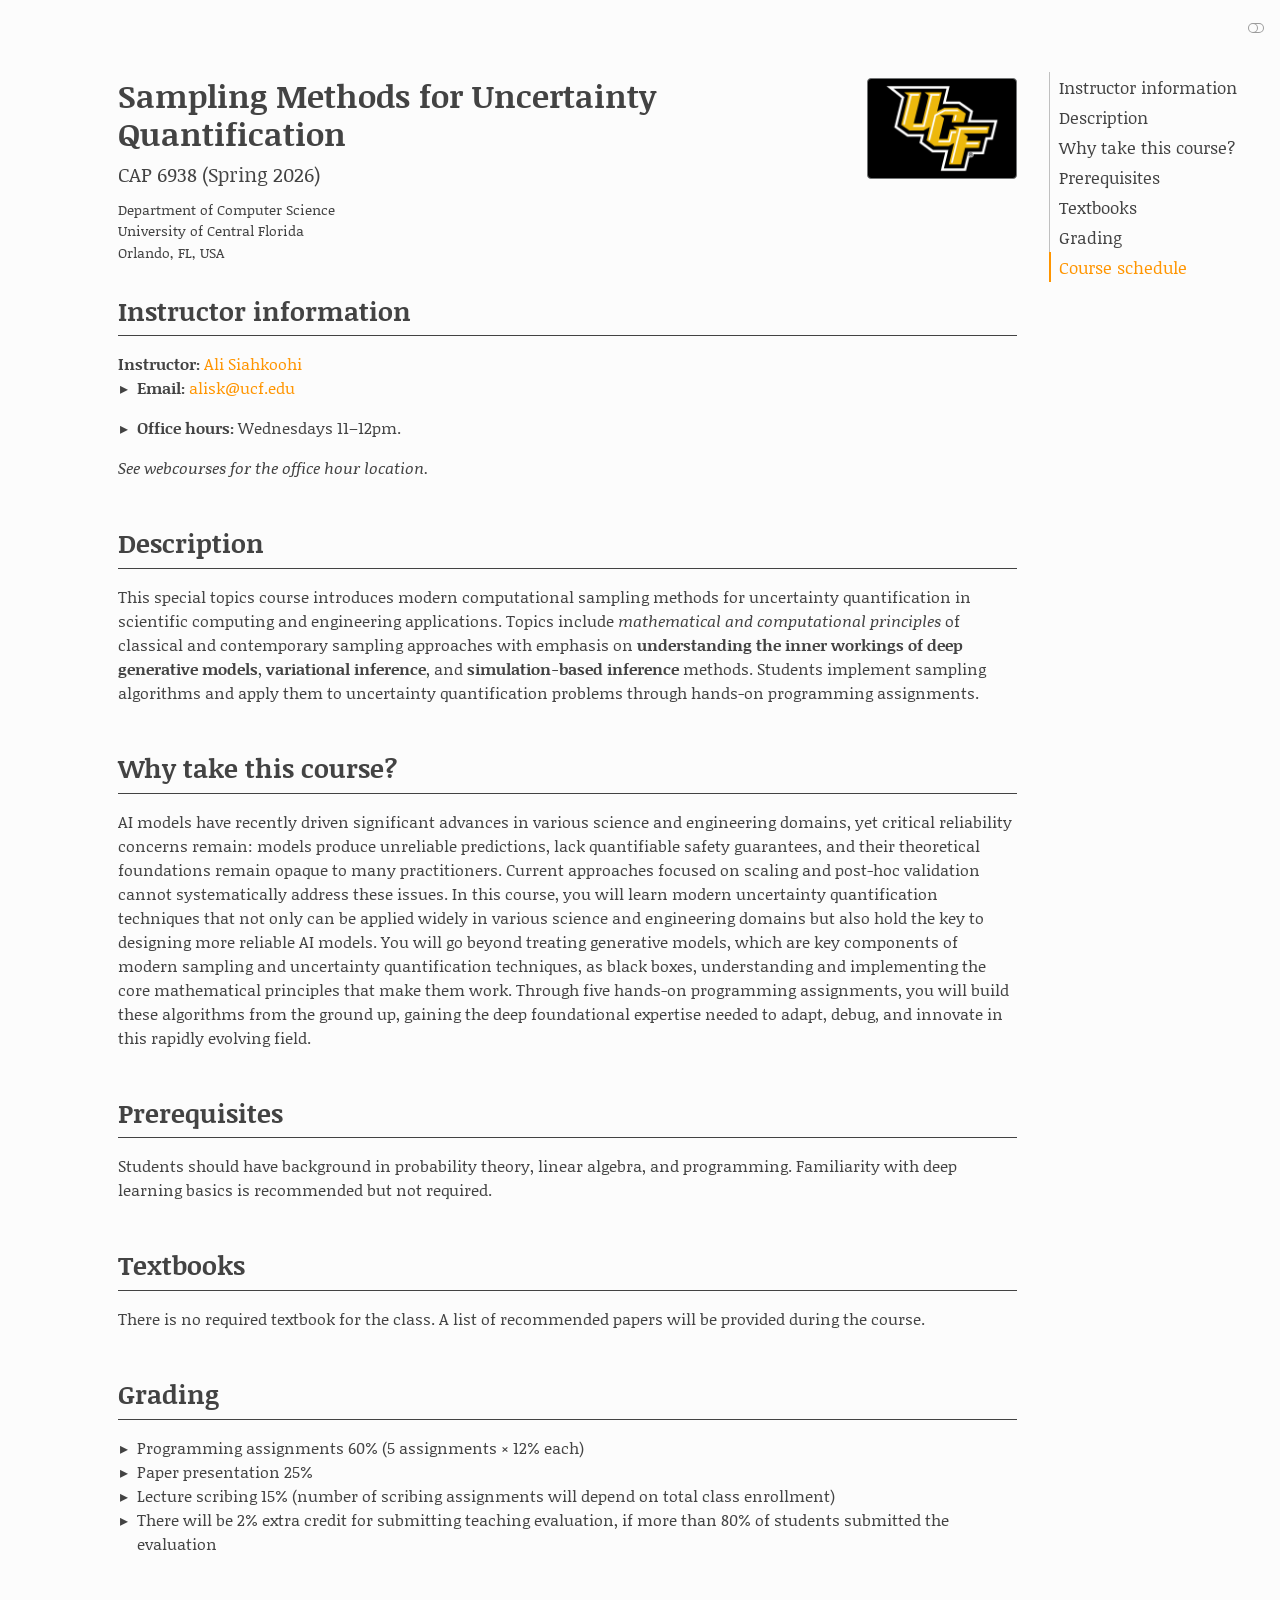
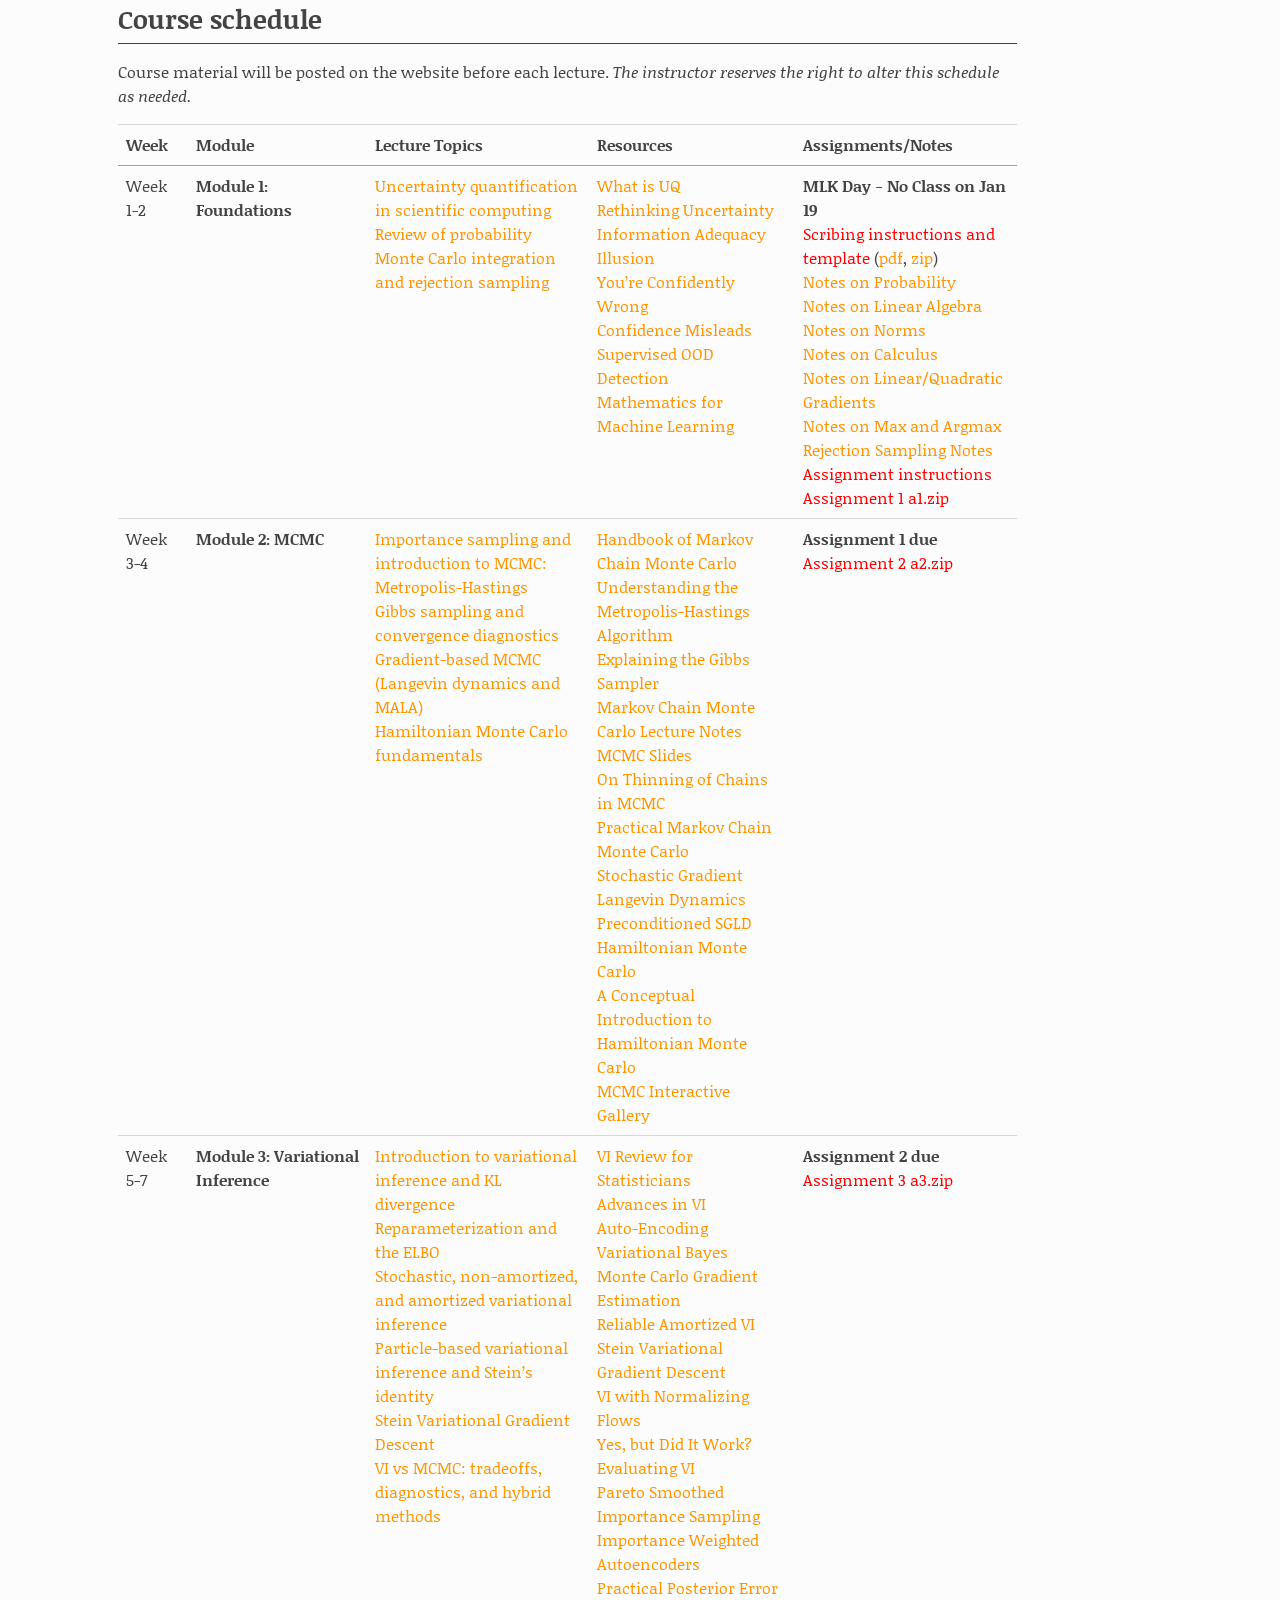
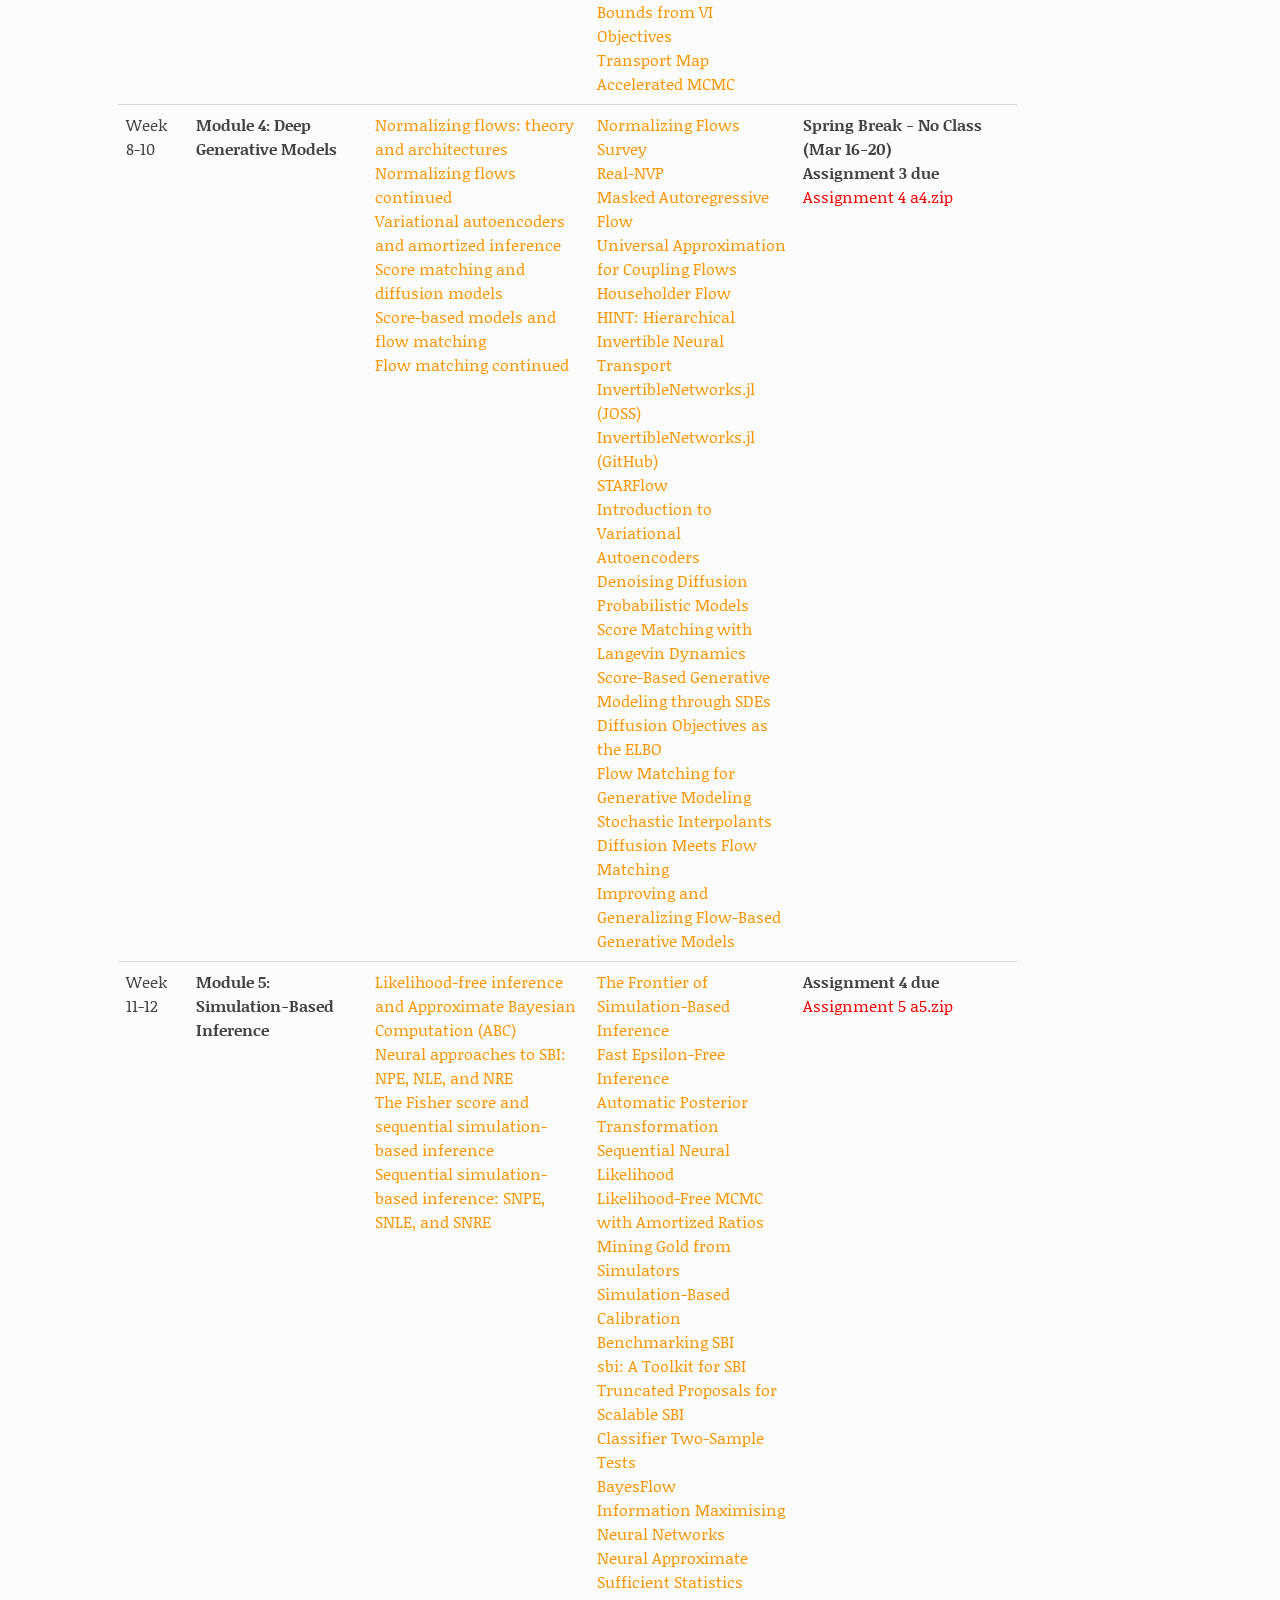
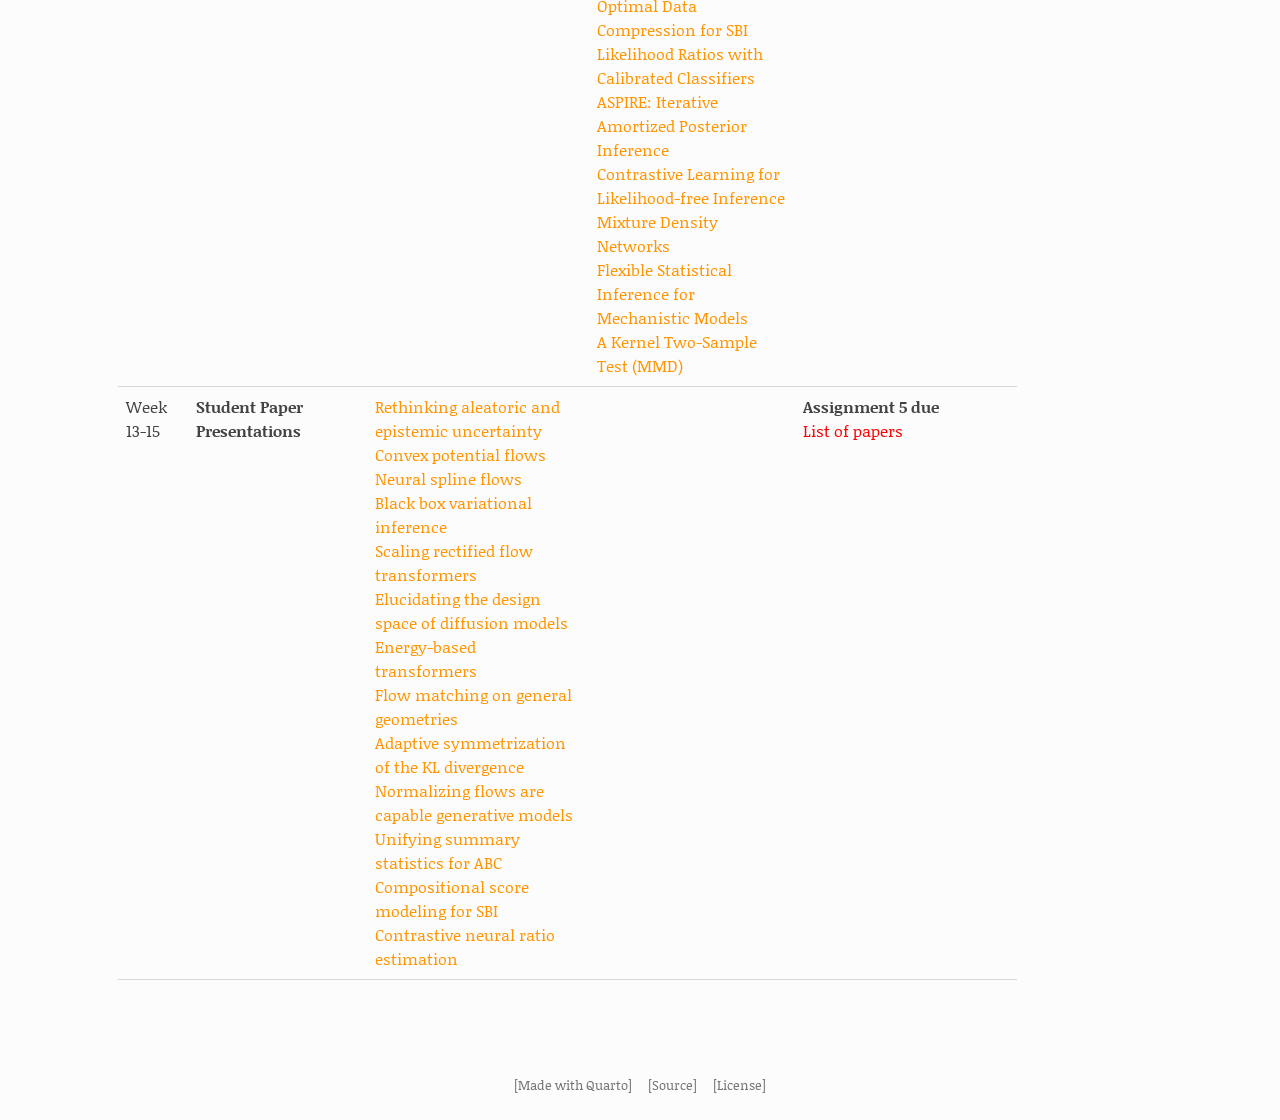
<file: index.html>
<!DOCTYPE html>
<html xmlns="http://www.w3.org/1999/xhtml" lang="en" xml:lang="en"><head>

<meta charset="utf-8">
<meta name="generator" content="quarto-1.10.18">

<meta name="viewport" content="width=device-width, initial-scale=1.0, user-scalable=yes">

<meta name="description" content="Department of Computer Science  University of Central Florida  Orlando, FL, USA ">

<title>Sampling Methods for Uncertainty Quantification – CAP 6938 (Spring 2026)</title>
<style>
/* Default styles provided by pandoc.
** See https://pandoc.org/MANUAL.html#variables-for-html for config info.
*/
span.smallcaps{font-variant: small-caps;}
div.columns{display: flex; gap: 1.5em;}
div.column{flex: auto;}
@media screen {
div.columns{gap: min(4vw, 1.5em);}
div.column{overflow-x: auto;}
}
div.hanging-indent{margin-left: 1.5em; text-indent: -1.5em;}
ul.task-list{list-style: none;}
ul.task-list li input[type="checkbox"] {
  width: 0.8em;
  margin: 0 0.8em 0.2em -1em; /* quarto-specific, see https://github.com/quarto-dev/quarto-cli/issues/4556 */ 
  vertical-align: middle;
}
</style>


<script src="site_libs/quarto-nav/quarto-nav.js"></script>
<script src="site_libs/quarto-nav/headroom.min.js"></script>
<link href="./files/UCF-LOGO-Stacked-BoldGold-square.png" rel="icon" type="image/png">
<script src="site_libs/clipboard/clipboard.min.js"></script>
<script src="site_libs/quarto-html/quarto.js" type="module"></script>
<script src="site_libs/quarto-html/tabsets/tabsets.js" type="module"></script>
<script src="site_libs/quarto-html/popper.min.js"></script>
<script src="site_libs/quarto-html/tippy.umd.min.js"></script>
<link href="site_libs/quarto-html/tippy.css" rel="stylesheet">
<link href="site_libs/quarto-html/quarto-syntax-highlighting-64a204ab8560d761af7679ceaba22944.css" rel="stylesheet" class="quarto-color-scheme" id="quarto-text-highlighting-styles">
<link href="site_libs/quarto-html/quarto-syntax-highlighting-dark-b85bc7c33db8c58e0ec93c3465666fed.css" rel="stylesheet" class="quarto-color-scheme quarto-color-alternate" id="quarto-text-highlighting-styles">
<link href="site_libs/quarto-html/quarto-syntax-highlighting-64a204ab8560d761af7679ceaba22944.css" rel="stylesheet" class="quarto-color-scheme-extra" id="quarto-text-highlighting-styles">
<script src="site_libs/bootstrap/bootstrap.min.js"></script>
<link href="site_libs/bootstrap/bootstrap-icons.css" rel="stylesheet">
<link href="site_libs/bootstrap/bootstrap-00d80d238e9dc0d0860ac1f16cd150fa.min.css" rel="stylesheet" append-hash="true" class="quarto-color-scheme" id="quarto-bootstrap" data-mode="light">
<link href="site_libs/bootstrap/bootstrap-dark-f00b12a5ef53ffea99f9d6e3f7edb2cf.min.css" rel="stylesheet" append-hash="true" class="quarto-color-scheme quarto-color-alternate" id="quarto-bootstrap" data-mode="dark">
<link href="site_libs/bootstrap/bootstrap-00d80d238e9dc0d0860ac1f16cd150fa.min.css" rel="stylesheet" append-hash="true" class="quarto-color-scheme-extra" id="quarto-bootstrap" data-mode="light">
<script id="quarto-search-options" type="application/json">{
  "language": {
    "search-no-results-text": "No results",
    "search-matching-documents-text": "matching documents",
    "search-copy-link-title": "Copy link to search",
    "search-hide-matches-text": "Hide additional matches",
    "search-more-match-text": "more match in this document",
    "search-more-matches-text": "more matches in this document",
    "search-clear-button-title": "Clear",
    "search-text-placeholder": "",
    "search-detached-cancel-button-title": "Cancel",
    "search-submit-button-title": "Submit",
    "search-label": "Search"
  }
}</script>
<script async="" src="https://www.googletagmanager.com/gtag/js?id=G-VCVVD4KWRF"></script>

<script type="text/javascript">

window.dataLayer = window.dataLayer || [];
function gtag(){dataLayer.push(arguments);}
gtag('js', new Date());
gtag('config', 'G-VCVVD4KWRF', { 'anonymize_ip': true});
</script>


<link rel="stylesheet" href="styles.css">
</head>

<body class="quarto-light"><script id="quarto-html-before-body" type="application/javascript">
    const toggleBodyColorMode = (bsSheetEl) => {
      const mode = bsSheetEl.getAttribute("data-mode");
      const bodyEl = window.document.querySelector("body");
      if (mode === "dark") {
        bodyEl.classList.add("quarto-dark");
        bodyEl.classList.remove("quarto-light");
      } else {
        bodyEl.classList.add("quarto-light");
        bodyEl.classList.remove("quarto-dark");
      }
    }
    const toggleBodyColorPrimary = () => {
      const bsSheetEl = window.document.querySelector("link#quarto-bootstrap:not([rel=disabled-stylesheet])");
      if (bsSheetEl) {
        toggleBodyColorMode(bsSheetEl);
      }
    }
    const setColorSchemeToggle = (alternate) => {
      const toggles = window.document.querySelectorAll('.quarto-color-scheme-toggle');
      for (let i=0; i < toggles.length; i++) {
        const toggle = toggles[i];
        if (toggle) {
          if (alternate) {
            toggle.classList.add("alternate");
          } else {
            toggle.classList.remove("alternate");
          }
        }
      }
    };
    const toggleColorMode = (alternate) => {
      // Switch the stylesheets
      const primaryStylesheets = window.document.querySelectorAll('link.quarto-color-scheme:not(.quarto-color-alternate)');
      const alternateStylesheets = window.document.querySelectorAll('link.quarto-color-scheme.quarto-color-alternate');
      manageTransitions('#quarto-margin-sidebar .nav-link', false);
      if (alternate) {
        // note: dark is layered on light, we don't disable primary!
        enableStylesheet(alternateStylesheets);
        for (const sheetNode of alternateStylesheets) {
          if (sheetNode.id === "quarto-bootstrap") {
            toggleBodyColorMode(sheetNode);
          }
        }
      } else {
        disableStylesheet(alternateStylesheets);
        enableStylesheet(primaryStylesheets)
        toggleBodyColorPrimary();
      }
      manageTransitions('#quarto-margin-sidebar .nav-link', true);
      // Switch the toggles
      setColorSchemeToggle(alternate)
      // Hack to workaround the fact that safari doesn't
      // properly recolor the scrollbar when toggling (#1455)
      if (navigator.userAgent.indexOf('Safari') > 0 && navigator.userAgent.indexOf('Chrome') == -1) {
        manageTransitions("body", false);
        window.scrollTo(0, 1);
        setTimeout(() => {
          window.scrollTo(0, 0);
          manageTransitions("body", true);
        }, 40);
      }
    }
    const disableStylesheet = (stylesheets) => {
      for (let i=0; i < stylesheets.length; i++) {
        const stylesheet = stylesheets[i];
        stylesheet.rel = 'disabled-stylesheet';
      }
    }
    const enableStylesheet = (stylesheets) => {
      for (let i=0; i < stylesheets.length; i++) {
        const stylesheet = stylesheets[i];
        if(stylesheet.rel !== 'stylesheet') { // for Chrome, which will still FOUC without this check
          stylesheet.rel = 'stylesheet';
        }
      }
    }
    const manageTransitions = (selector, allowTransitions) => {
      const els = window.document.querySelectorAll(selector);
      for (let i=0; i < els.length; i++) {
        const el = els[i];
        if (allowTransitions) {
          el.classList.remove('notransition');
        } else {
          el.classList.add('notransition');
        }
      }
    }
    const isFileUrl = () => {
      return window.location.protocol === 'file:';
    }
    const hasAlternateSentinel = () => {
      let styleSentinel = getColorSchemeSentinel();
      if (styleSentinel !== null) {
        return styleSentinel === "alternate";
      } else {
        return false;
      }
    }
    const setStyleSentinel = (alternate) => {
      const value = alternate ? "alternate" : "default";
      if (!isFileUrl()) {
        window.localStorage.setItem("quarto-color-scheme", value);
      } else {
        localAlternateSentinel = value;
      }
    }
    const getColorSchemeSentinel = () => {
      if (!isFileUrl()) {
        const storageValue = window.localStorage.getItem("quarto-color-scheme");
        return storageValue != null ? storageValue : localAlternateSentinel;
      } else {
        return localAlternateSentinel;
      }
    }
    const toggleGiscusIfUsed = (isAlternate, darkModeDefault) => {
      const baseTheme = document.querySelector('#giscus-base-theme')?.value ?? 'light';
      const alternateTheme = document.querySelector('#giscus-alt-theme')?.value ?? 'dark';
      let newTheme = '';
      if(authorPrefersDark) {
        newTheme = isAlternate ? baseTheme : alternateTheme;
      } else {
        newTheme = isAlternate ? alternateTheme : baseTheme;
      }
      const changeGiscusTheme = () => {
        // From: https://github.com/giscus/giscus/issues/336
        const sendMessage = (message) => {
          const iframe = document.querySelector('iframe.giscus-frame');
          if (!iframe) return;
          iframe.contentWindow.postMessage({ giscus: message }, 'https://giscus.app');
        }
        sendMessage({
          setConfig: {
            theme: newTheme
          }
        });
      }
      const isGiscussLoaded = window.document.querySelector('iframe.giscus-frame') !== null;
      if (isGiscussLoaded) {
        changeGiscusTheme();
      }
    };
    const authorPrefersDark = false;
    const darkModeDefault = authorPrefersDark;
      document.querySelector('link#quarto-text-highlighting-styles.quarto-color-scheme-extra').rel = 'disabled-stylesheet';
      document.querySelector('link#quarto-bootstrap.quarto-color-scheme-extra').rel = 'disabled-stylesheet';
    let localAlternateSentinel = darkModeDefault ? 'alternate' : 'default';
    // Dark / light mode switch
    window.quartoToggleColorScheme = () => {
      // Read the current dark / light value
      let toAlternate = !hasAlternateSentinel();
      toggleColorMode(toAlternate);
      setStyleSentinel(toAlternate);
      toggleGiscusIfUsed(toAlternate, darkModeDefault);
      window.dispatchEvent(new Event('resize'));
    };
    // Switch to dark mode if need be
    if (hasAlternateSentinel()) {
      toggleColorMode(true);
    } else {
      toggleColorMode(false);
    }
  </script>

<div id="quarto-search-results"></div>
<!-- content -->
<div id="quarto-content" class="quarto-container page-columns page-rows-contents page-layout-article">
<!-- sidebar -->
<!-- margin-sidebar -->
    <div id="quarto-margin-sidebar" class="sidebar margin-sidebar">
        <nav id="TOC" role="doc-toc" class="toc-active">
    <h2 id="toc-title"><br><br><br></h2>
   
  <ul>
  <li><a href="#instructor-information" id="toc-instructor-information" class="nav-link active" data-scroll-target="#instructor-information">Instructor information</a></li>
  <li><a href="#description" id="toc-description" class="nav-link" data-scroll-target="#description">Description</a></li>
  <li><a href="#why-take-this-course" id="toc-why-take-this-course" class="nav-link" data-scroll-target="#why-take-this-course">Why take this course?</a></li>
  <li><a href="#prerequisites" id="toc-prerequisites" class="nav-link" data-scroll-target="#prerequisites">Prerequisites</a></li>
  <li><a href="#textbooks" id="toc-textbooks" class="nav-link" data-scroll-target="#textbooks">Textbooks</a></li>
  <li><a href="#grading" id="toc-grading" class="nav-link" data-scroll-target="#grading">Grading</a></li>
  <li><a href="#course-schedule" id="toc-course-schedule" class="nav-link" data-scroll-target="#course-schedule">Course schedule</a></li>
  </ul>
</nav>
    </div>
<!-- main -->
<main class="content page-columns page-full" id="quarto-document-content">





<div class="quarto-about-solana column-body">
  <div class="about-entity">
    <div class="entity-contents">
      <header id="title-block-header" class="quarto-title-block default">
<div class="quarto-title">
<h1 class="title">Sampling Methods for Uncertainty Quantification</h1>
<p class="subtitle lead">CAP 6938 (Spring 2026)</p>
</div>
<div>
  <div class="description">
    <p>Department of Computer Science<br> University of Central Florida<br> Orlando, FL, USA<br></p>
  </div>
</div>
<div class="quarto-title-meta">
  </div>
</header> 
      <div class="about-contents"><div id="heading">
</div></div>
    </div>
    <img src="files/UCF-LOGO-Stacked-BoldGold-600x400.png" class="about-image
  rounded " style="width: 150px;">
  </div>
</div>

<section id="instructor-information" class="level2">
<h2 data-anchor-id="instructor-information">Instructor information</h2>
<dl>
<dt><strong>Instructor:</strong> <span style="font-weight: normal;"><a href="https://alisiahkoohi.github.io/">Ali Siahkoohi</a></span></dt>
<dd>
<ul>
<li><strong>Email:</strong> <a href="mailto:alisk@ucf.edu">alisk@ucf.edu</a></li>
</ul>
</dd>
</dl>
<ul>
<li><strong>Office hours:</strong> Wednesdays 11–12pm.</li>
</ul>
<p><em>See webcourses for the office hour location.</em></p>
</section>
<section id="description" class="level2">
<h2 data-anchor-id="description">Description</h2>
<p>This special topics course introduces modern computational sampling methods for uncertainty quantification in scientific computing and engineering applications. Topics include <em>mathematical and computational principles</em> of classical and contemporary sampling approaches with emphasis on <strong>understanding the inner workings of deep generative models</strong>, <strong>variational inference</strong>, and <strong>simulation-based inference</strong> methods. Students implement sampling algorithms and apply them to uncertainty quantification problems through hands-on programming assignments.</p>
</section>
<section id="why-take-this-course" class="level2">
<h2 data-anchor-id="why-take-this-course">Why take this course?</h2>
<p>AI models have recently driven significant advances in various science and engineering domains, yet critical reliability concerns remain: models produce unreliable predictions, lack quantifiable safety guarantees, and their theoretical foundations remain opaque to many practitioners. Current approaches focused on scaling and post-hoc validation cannot systematically address these issues. In this course, you will learn modern uncertainty quantification techniques that not only can be applied widely in various science and engineering domains but also hold the key to designing more reliable AI models. You will go beyond treating generative models, which are key components of modern sampling and uncertainty quantification techniques, as black boxes, understanding and implementing the core mathematical principles that make them work. Through five hands-on programming assignments, you will build these algorithms from the ground up, gaining the deep foundational expertise needed to adapt, debug, and innovate in this rapidly evolving field.</p>
</section>
<section id="prerequisites" class="level2">
<h2 data-anchor-id="prerequisites">Prerequisites</h2>
<p>Students should have background in probability theory, linear algebra, and programming. Familiarity with deep learning basics is recommended but not required.</p>
</section>
<section id="textbooks" class="level2">
<h2 data-anchor-id="textbooks">Textbooks</h2>
<p>There is no required textbook for the class. A list of recommended papers will be provided during the course.</p>
</section>
<section id="grading" class="level2">
<h2 data-anchor-id="grading">Grading</h2>
<ul>
<li>Programming assignments 60% (5 assignments × 12% each)</li>
<li>Paper presentation 25%</li>
<li>Lecture scribing 15% (number of scribing assignments will depend on total class enrollment)</li>
<li>There will be 2% extra credit for submitting teaching evaluation, if more than 80% of students submitted the evaluation</li>
</ul>
</section>
<section id="course-schedule" class="level2">
<h2 data-anchor-id="course-schedule">Course schedule</h2>
<p>Course material will be posted on the website before each lecture. <em>The instructor reserves the right to alter this schedule as needed.</em></p>
<table class="caption-top table">
<thead>
<tr class="header">
<th style="text-align: left;">Week</th>
<th style="text-align: left;">Module</th>
<th style="text-align: left;">Lecture Topics</th>
<th style="text-align: left;">Resources</th>
<th style="text-align: left;">Assignments/Notes</th>
</tr>
</thead>
<tbody>
<tr class="odd">
<td style="text-align: left;">Week 1-2</td>
<td style="text-align: left;"><strong>Module 1: Foundations</strong></td>
<td style="text-align: left;"><a href="https://www.dropbox.com/scl/fi/4tdr64wsa93iqrx3yr5zf/lecture1.pdf?rlkey=9qresf1tbl1kcohilmztcjjnt&amp;st=ij0r3y4c&amp;raw=1">Uncertainty quantification in scientific computing</a> <br><a href="https://www.dropbox.com/scl/fi/gehrl6euckzq9i07kfcfk/lecture2.pdf?rlkey=5k2njda2qi1pwjul925d8y4sq&amp;st=tc0vrkp7&amp;raw=1">Review of probability</a> <br><a href="https://www.dropbox.com/scl/fi/n7qfys3tkk4i1w3caxq2b/lecture3.pdf?rlkey=oxqzbrhrvjstyh302ffzwznhm&amp;st=rj5xzft9&amp;raw=1">Monte Carlo integration and rejection sampling</a></td>
<td style="text-align: left;"><a href="https://www.afit.edu/STAT/statcoe_files/4_0328_LazarusUQBP_2_2.pdf">What is UQ</a><br> <a href="https://arxiv.org/abs/2412.20892">Rethinking Uncertainty</a><br> <a href="https://journals.plos.org/plosone/article?id=10.1371/journal.pone.0310216">Information Adequacy Illusion</a><br> <a href="https://www.science.org/content/article/you-re-wrong-here-s-why-you-keep-insisting-you-re-right">You’re Confidently Wrong</a> <br> <a href="https://openreview.net/forum?id=UXZJ3aL8vE">Confidence Misleads Supervised OOD Detection</a> <br> <a href="https://mml-book.github.io/">Mathematics for Machine Learning</a></td>
<td style="text-align: left;"><strong>MLK Day - No Class on Jan 19</strong><br> <span style="color: red;">Scribing instructions and template</span> (<a href="https://www.dropbox.com/scl/fi/0ykpogwyq09ewp95k8fp5/scribing-template.pdf?rlkey=4169johck84zl5ldmeov84o8w&amp;st=x55yyqw2&amp;raw=1">pdf</a>, <a href="https://www.dropbox.com/scl/fi/7o5o8voc2rd67yw82dloy/scribing-template.zip?rlkey=2zcbslmnxbyf51l7h3utyrd1q&amp;st=encdzfzx&amp;raw=1">zip</a>)<br> <a href="https://www.cs.ubc.ca/~schmidtm/Courses/Notes/probability.pdf">Notes on Probability</a><br> <a href="https://www.cs.ubc.ca/~schmidtm/Documents/2009_Notes_LinearAlgebra.pdf">Notes on Linear Algebra</a><br> <a href="https://www.cs.ubc.ca/~schmidtm/Courses/Notes/norms.pdf">Notes on Norms</a><br> <a href="https://www.cs.ubc.ca/~schmidtm/Courses/Notes/calculus.pdf">Notes on Calculus</a><br> <a href="https://www.cs.ubc.ca/~schmidtm/Courses/Notes/linearQuadraticGradients.pdf">Notes on Linear/Quadratic Gradients</a><br> <a href="https://www.cs.ubc.ca/~schmidtm/Courses/Notes/max.pdf">Notes on Max and Argmax</a><br> <a href="https://www.dropbox.com/scl/fi/znnoav6f4wnt09p8ncp3j/Rejection-Sampling-Notes.pdf?rlkey=h7hqvwa4s115c6jfqdy1bwn31&amp;st=14h22nqh&amp;raw=1">Rejection Sampling Notes</a><br> <a href="https://www.dropbox.com/scl/fi/6krrj338bys5rl86mwk91/submission_instructions.pdf?rlkey=mc0kggwgo42nppxrhju7nsbnw&amp;st=50msig18&amp;raw=1"><span style="color: red;">Assignment instructions</span></a><br> <a href="https://www.dropbox.com/scl/fi/gwgyckhy2m8dmb2h7egol/a1.pdf?rlkey=yavc7aey1l7h6k9vapuluk1n9&amp;st=2zq5m8oq&amp;raw=1"><span style="color: red;">Assignment 1</span></a> <a href="https://www.dropbox.com/scl/fi/6wqa83t2ffyzl57ta5xdh/a1.zip?rlkey=a0lx63cey8z1rkafehgcfp5t0&amp;st=3sddtv45&amp;raw=1"><span style="color: red;">a1.zip</span></a></td>
</tr>
<tr class="even">
<td style="text-align: left;">Week 3-4</td>
<td style="text-align: left;"><strong>Module 2: MCMC</strong></td>
<td style="text-align: left;"><a href="https://www.dropbox.com/scl/fi/dzskxdiws5e1007nodvor/lecture4.pdf?rlkey=1x0fjzx1y07jy763frmnfafax&amp;st=nwa42ov7&amp;raw=1">Importance sampling and introduction to MCMC: Metropolis-Hastings</a><br> <a href="https://www.dropbox.com/scl/fi/c0f1h2xwsxukbwnrbmpi4/lecture5.pdf?rlkey=0qh40cfjxcykj5kuuh6b7hlan&amp;st=altfd3ik&amp;raw=1">Gibbs sampling and convergence diagnostics</a><br> <a href="https://www.dropbox.com/scl/fi/0w5y8bkkuux0kxpfk1wh4/lecture6.pdf?rlkey=pvc05p3ixyb1ft9jz6ng6dkzh&amp;st=b8pqn5qa&amp;raw=1">Gradient-based MCMC (Langevin dynamics and MALA)</a> <br> <a href="https://www.dropbox.com/scl/fi/xloyxptrgy1btxvl8j5gn/lecture7.pdf?rlkey=b65vh5spsahhcoie9e2wm4ort&amp;raw=1">Hamiltonian Monte Carlo fundamentals</a></td>
<td style="text-align: left;"><a href="https://www.taylorfrancis.com/books/edit/10.1201/b10905/handbook-markov-chain-monte-carlo-galin-jones-xiao-li-meng-andrew-gelman-steve-brooks">Handbook of Markov Chain Monte Carlo</a><br> <a href="https://www.tandfonline.com/doi/abs/10.1080/00031305.1995.10476177">Understanding the Metropolis-Hastings Algorithm</a><br> <a href="https://www.tandfonline.com/doi/abs/10.1080/00031305.1992.10475878">Explaining the Gibbs Sampler</a><br> <a href="http://www.stat.umn.edu/geyer/f05/8931/n1998.pdf">Markov Chain Monte Carlo Lecture Notes</a><br> <a href="https://homepages.inf.ed.ac.uk/imurray2/teaching/09mlss/slides.pdf">MCMC Slides</a><br> <a href="https://besjournals.onlinelibrary.wiley.com/doi/10.1111/j.2041-210X.2011.00131.x">On Thinning of Chains in MCMC</a><br> <a href="https://projecteuclid.org/journals/statistical-science/volume-7/issue-4/Practical-Markov-Chain-Monte-Carlo/10.1214/ss/1177011137.full">Practical Markov Chain Monte Carlo</a><br> <a href="https://www.stats.ox.ac.uk/~teh/research/compstats/WelTeh2011a.pdf">Stochastic Gradient Langevin Dynamics</a> <br> <a href="https://aaai.org/papers/10200-preconditioned-stochastic-gradient-langevin-dynamics-for-deep-neural-networks/">Preconditioned SGLD</a> <br> <a href="https://andrewjholbrook.github.io/slides/HMC_Lecture.pdf">Hamiltonian Monte Carlo</a><br> <a href="https://arxiv.org/abs/1701.02434">A Conceptual Introduction to Hamiltonian Monte Carlo</a> <br> <a href="https://chi-feng.github.io/mcmc-demo/app.html">MCMC Interactive Gallery</a></td>
<td style="text-align: left;"><strong>Assignment 1 due</strong> <br> <a href="https://www.dropbox.com/scl/fi/lpihnntr172j4ewoogghf/a2.pdf?rlkey=lnp3rtjy6i6lw58u6fy4ssm5g&amp;st=h7h11wgo&amp;raw=1"><span style="color: red;">Assignment 2</span></a> <a href="https://www.dropbox.com/scl/fi/nahpz1sv6r7yj9t48qnwd/a2.zip?rlkey=m39ltcbclfy9kh0jl4wh9y3rd&amp;st=4bbldyik&amp;raw=1"><span style="color: red;">a2.zip</span></a></td>
</tr>
<tr class="odd">
<td style="text-align: left;">Week 5-7</td>
<td style="text-align: left;"><strong>Module 3: Variational Inference</strong></td>
<td style="text-align: left;"><a href="https://www.dropbox.com/scl/fi/nitvzak4uib8ac2hchcic/lecture8.pdf?rlkey=tl4qu3evmynjcikfojpmrmkdj&amp;raw=1">Introduction to variational inference and KL divergence</a><br><a href="https://www.dropbox.com/scl/fi/j0m2ch67zqq51jvin41y7/lecture9.pdf?rlkey=2xcp4w6p0eagg6wcuom1bo3cg&amp;raw=1">Reparameterization and the ELBO</a><br><a href="https://www.dropbox.com/scl/fi/yjl8e8z7n8gkrdfhixpb5/lecture10.pdf?rlkey=crnfpnin5pp5502ozt7l08jv2&amp;raw=1">Stochastic, non-amortized, and amortized variational inference</a><br><a href="https://www.dropbox.com/scl/fi/v2bi9ouscmz3vwzlnvh83/lecture11.pdf?rlkey=54zs4k25nte5nw355tvbbgyja&amp;raw=1">Particle-based variational inference and Stein’s identity</a><br><a href="https://www.dropbox.com/scl/fi/7aqhcl7xmbqo71syf481i/lecture12.pdf?rlkey=9vs1e6h9jivsx47u7r73rq2iv&amp;raw=1">Stein Variational Gradient Descent</a><br><a href="https://www.dropbox.com/scl/fi/sx681ywj1tpbf60kf4da5/lecture13.pdf?rlkey=596ss3yt04abghvq2l6m6zprq&amp;raw=1">VI vs MCMC: tradeoffs, diagnostics, and hybrid methods</a></td>
<td style="text-align: left;"><a href="https://arxiv.org/abs/1601.00670">VI Review for Statisticians</a><br> <a href="https://arxiv.org/abs/1711.05597">Advances in VI</a><br> <a href="https://arxiv.org/abs/1312.6114">Auto-Encoding Variational Bayes</a><br> <a href="https://arxiv.org/abs/1906.10652">Monte Carlo Gradient Estimation</a><br> <a href="https://arxiv.org/abs/2207.11640">Reliable Amortized VI</a><br> <a href="https://arxiv.org/abs/1608.04471">Stein Variational Gradient Descent</a><br> <a href="https://arxiv.org/abs/1505.05770">VI with Normalizing Flows</a><br> <a href="https://arxiv.org/abs/1802.02538">Yes, but Did It Work? Evaluating VI</a><br> <a href="https://arxiv.org/abs/1507.02646">Pareto Smoothed Importance Sampling</a><br> <a href="https://arxiv.org/abs/1509.00519">Importance Weighted Autoencoders</a><br> <a href="https://arxiv.org/abs/1910.04102">Practical Posterior Error Bounds from VI Objectives</a><br> <a href="https://epubs.siam.org/doi/10.1137/17M1134640">Transport Map Accelerated MCMC</a></td>
<td style="text-align: left;"><strong>Assignment 2 due</strong><br><a href="https://www.dropbox.com/scl/fi/oionjjchna515yw8dvu0o/a3.pdf?rlkey=8bonys2lis0juk2l99lrlkary&amp;raw=1"><span style="color: red;">Assignment 3</span></a> <a href="https://www.dropbox.com/scl/fi/gwh40yo2fpoobjo0wipkc/a3.zip?rlkey=ktdt3bait2zz6id43rftix0r4&amp;raw=1"><span style="color: red;">a3.zip</span></a></td>
</tr>
<tr class="even">
<td style="text-align: left;">Week 8-10</td>
<td style="text-align: left;"><strong>Module 4: Deep Generative Models</strong></td>
<td style="text-align: left;"><a href="https://www.dropbox.com/scl/fi/l7t4mwxt9e9p819kgmydh/lecture14.pdf?rlkey=7eyaskzw5anjiq01mapay1vw1&amp;raw=1">Normalizing flows: theory and architectures</a><br><a href="https://www.dropbox.com/scl/fi/l9sjfjnrn2ycc4y7832nj/lecture15.pdf?rlkey=elynco6dfx2esoh3z5sryi9zo&amp;raw=1">Normalizing flows continued</a><br><a href="https://www.dropbox.com/scl/fi/wqzezk964oxzitugrq0lo/lecture16.pdf?rlkey=pf5021am7k5s2x9zp00tcmcb9&amp;raw=1">Variational autoencoders and amortized inference</a><br><a href="https://www.dropbox.com/scl/fi/eyf6jxwt2qul3ci6kse4w/lecture17.pdf?rlkey=hucf65dveqoi9xp89cqwsnmbc&amp;raw=1">Score matching and diffusion models</a><br><a href="https://www.dropbox.com/scl/fi/k7pb33x8d9898nnhz9ryk/lecture18.pdf?rlkey=0356aleit1kqohjmsjddmtuct&amp;raw=1">Score-based models and flow matching</a><br><a href="https://www.dropbox.com/scl/fi/uesa72cddp4jfq13zcspu/lecture19.pdf?rlkey=8fi9aw91avrycyhduizazyr4d&amp;raw=1">Flow matching continued</a></td>
<td style="text-align: left;"><a href="https://arxiv.org/abs/1912.02762">Normalizing Flows Survey</a><br> <a href="https://arxiv.org/abs/1605.08803">Real-NVP</a><br> <a href="https://arxiv.org/abs/1705.07057">Masked Autoregressive Flow</a><br> <a href="https://arxiv.org/abs/2006.11469">Universal Approximation for Coupling Flows</a><br> <a href="https://arxiv.org/abs/1611.09630">Householder Flow</a><br> <a href="https://arxiv.org/abs/1905.10687">HINT: Hierarchical Invertible Neural Transport</a><br> <a href="https://doi.org/10.21105/joss.06554">InvertibleNetworks.jl (JOSS)</a><br> <a href="https://github.com/slimgroup/InvertibleNetworks.jl">InvertibleNetworks.jl (GitHub)</a><br> <a href="https://neurips.cc/virtual/2025/loc/san-diego/poster/120027">STARFlow</a><br> <a href="https://arxiv.org/abs/1906.02691">Introduction to Variational Autoencoders</a><br> <a href="https://arxiv.org/abs/2006.11239">Denoising Diffusion Probabilistic Models</a><br> <a href="https://arxiv.org/abs/1907.05600">Score Matching with Langevin Dynamics</a><br> <a href="https://arxiv.org/abs/2011.13456">Score-Based Generative Modeling through SDEs</a><br> <a href="https://arxiv.org/abs/2303.00848">Diffusion Objectives as the ELBO</a><br> <a href="https://arxiv.org/abs/2210.02747">Flow Matching for Generative Modeling</a><br> <a href="https://arxiv.org/abs/2303.08797">Stochastic Interpolants</a><br> <a href="https://diffusionflow.github.io/">Diffusion Meets Flow Matching</a><br> <a href="https://openreview.net/forum?id=kVz9uvqUna">Improving and Generalizing Flow-Based Generative Models</a></td>
<td style="text-align: left;"><strong>Spring Break - No Class (Mar 16-20)</strong><br><strong>Assignment 3 due</strong><br><a href="https://www.dropbox.com/scl/fi/9nhhsb6660fdt32jbp4l6/a4.pdf?rlkey=6jalez6zqlms5wtjuointgxup&amp;raw=1"><span style="color: red;">Assignment 4</span></a> <a href="https://www.dropbox.com/scl/fi/n6cuf2c5z759ofq2nz9kf/a4.zip?rlkey=rwvwaid4jpf69hau2b3wgg4dt&amp;raw=1"><span style="color: red;">a4.zip</span></a></td>
</tr>
<tr class="odd">
<td style="text-align: left;">Week 11-12</td>
<td style="text-align: left;"><strong>Module 5: Simulation-Based Inference</strong></td>
<td style="text-align: left;"><a href="https://www.dropbox.com/scl/fi/vgug0ozc88pyvw78xciiw/lecture20.pdf?rlkey=iaft3vix63m8wuwvckca89vr8&amp;raw=1">Likelihood-free inference and Approximate Bayesian Computation (ABC)</a><br><a href="https://www.dropbox.com/scl/fi/x9ni72l4yoh59mfe2upn3/lecture21.pdf?rlkey=47s50srsrnoi8r89mnfkfjera&amp;raw=1">Neural approaches to SBI: NPE, NLE, and NRE</a><br><a href="https://www.dropbox.com/scl/fi/u9qcpa48a88f55fxbqylr/lecture22.pdf?rlkey=scm1qkmt43rj6ncpop3v33qnb&amp;raw=1">The Fisher score and sequential simulation-based inference</a><br><a href="https://www.dropbox.com/scl/fi/6stmx3ak0ea9gpylkxgf5/lecture23.pdf?rlkey=f16x90pw0q2j3ep1erz7acrfr&amp;raw=1">Sequential simulation-based inference: SNPE, SNLE, and SNRE</a></td>
<td style="text-align: left;"><a href="https://arxiv.org/abs/1911.01429">The Frontier of Simulation-Based Inference</a><br> <a href="https://arxiv.org/abs/1605.06376">Fast Epsilon-Free Inference</a><br> <a href="https://arxiv.org/abs/1905.07488">Automatic Posterior Transformation</a><br> <a href="https://arxiv.org/abs/1805.07226">Sequential Neural Likelihood</a><br> <a href="https://arxiv.org/abs/1903.04057">Likelihood-Free MCMC with Amortized Ratios</a><br> <a href="https://arxiv.org/abs/1805.12244">Mining Gold from Simulators</a><br> <a href="https://arxiv.org/abs/1804.06788">Simulation-Based Calibration</a><br> <a href="https://arxiv.org/abs/2101.04653">Benchmarking SBI</a><br> <a href="https://arxiv.org/abs/2007.09114">sbi: A Toolkit for SBI</a><br> <a href="https://arxiv.org/abs/2210.04815">Truncated Proposals for Scalable SBI</a><br> <a href="https://arxiv.org/abs/1610.06545">Classifier Two-Sample Tests</a><br> <a href="https://arxiv.org/abs/2003.06281">BayesFlow</a><br> <a href="https://arxiv.org/abs/1802.03537">Information Maximising Neural Networks</a><br> <a href="https://openreview.net/forum?id=SRDuJssQud">Neural Approximate Sufficient Statistics</a><br> <a href="https://arxiv.org/abs/1801.01497">Optimal Data Compression for SBI</a><br> <a href="https://arxiv.org/abs/1506.02169">Likelihood Ratios with Calibrated Classifiers</a><br> <a href="https://arxiv.org/abs/2405.05398">ASPIRE: Iterative Amortized Posterior Inference</a><br> <a href="https://arxiv.org/abs/2002.03712">Contrastive Learning for Likelihood-free Inference</a><br> <a href="https://publications.aston.ac.uk/id/eprint/373/1/NCRG_94_004.pdf">Mixture Density Networks</a><br> <a href="https://arxiv.org/abs/1711.01861">Flexible Statistical Inference for Mechanistic Models</a><br> <a href="https://jmlr.org/papers/v13/gretton12a.html">A Kernel Two-Sample Test (MMD)</a></td>
<td style="text-align: left;"><strong>Assignment 4 due</strong><br><a href="https://www.dropbox.com/scl/fi/gzcgt9d94inrpm4wfeu4w/a5.pdf?rlkey=51iskvxvtbcpxl5ikh3zjzbw9&amp;raw=1"><span style="color: red;">Assignment 5</span></a> <a href="https://www.dropbox.com/scl/fi/p1w235k47jk1cp87aeph4/a5.zip?rlkey=89w6gv3521jedv9rl5cfve0zy&amp;raw=1"><span style="color: red;">a5.zip</span></a></td>
</tr>
<tr class="even">
<td style="text-align: left;">Week 13-15</td>
<td style="text-align: left;"><strong>Student Paper Presentations</strong></td>
<td style="text-align: left;"><a href="https://arxiv.org/abs/2412.20892">Rethinking aleatoric and epistemic uncertainty</a><br><a href="https://arxiv.org/abs/2012.05942">Convex potential flows</a><br><a href="https://arxiv.org/abs/1906.04032">Neural spline flows</a><br><a href="https://arxiv.org/abs/1401.0118">Black box variational inference</a><br><a href="https://arxiv.org/abs/2403.03206">Scaling rectified flow transformers</a><br><a href="https://arxiv.org/abs/2206.00364">Elucidating the design space of diffusion models</a><br><a href="https://arxiv.org/abs/2507.02092">Energy-based transformers</a><br><a href="https://arxiv.org/abs/2302.03660">Flow matching on general geometries</a><br><a href="https://arxiv.org/abs/2511.11159">Adaptive symmetrization of the KL divergence</a><br><a href="https://openreview.net/forum?id=2uheUFcFsM">Normalizing flows are capable generative models</a><br><a href="https://link.springer.com/article/10.1007/s11222-025-10808-2">Unifying summary statistics for ABC</a><br><a href="https://arxiv.org/abs/2209.14249">Compositional score modeling for SBI</a><br><a href="https://arxiv.org/abs/2210.06170">Contrastive neural ratio estimation</a></td>
<td style="text-align: left;"></td>
<td style="text-align: left;"><strong>Assignment 5 due</strong><br><a href="./schedule/paper-presentations.html"><span style="color: red;">List of papers</span></a></td>
</tr>
</tbody>
</table>



</section>

</main> <!-- /main -->
<script id="quarto-html-after-body" type="application/javascript">
  window.document.addEventListener("DOMContentLoaded", function (event) {
    // Ensure there is a toggle, if there isn't float one in the top right
    if (window.document.querySelector('.quarto-color-scheme-toggle') === null) {
      const a = window.document.createElement('a');
      a.classList.add('top-right');
      a.classList.add('quarto-color-scheme-toggle');
      a.href = "";
      a.onclick = function() { try { window.quartoToggleColorScheme(); } catch {} return false; };
      const i = window.document.createElement("i");
      i.classList.add('bi');
      a.appendChild(i);
      window.document.body.appendChild(a);
    }
    setColorSchemeToggle(hasAlternateSentinel())
    const isCodeAnnotation = (el) => {
      for (const clz of el.classList) {
        if (clz.startsWith('code-annotation-')) {                     
          return true;
        }
      }
      return false;
    }
    const onCopySuccess = function(e) {
      // button target
      const button = e.trigger;
      // don't keep focus
      button.blur();
      // flash "checked"
      button.classList.add('code-copy-button-checked');
      var currentTitle = button.getAttribute("title");
      button.setAttribute("title", "Copied!");
      let tooltip;
      if (window.bootstrap) {
        button.setAttribute("data-bs-toggle", "tooltip");
        button.setAttribute("data-bs-placement", "left");
        button.setAttribute("data-bs-title", "Copied!");
        tooltip = new bootstrap.Tooltip(button, 
          { trigger: "manual", 
            customClass: "code-copy-button-tooltip",
            offset: [0, -8]});
        tooltip.show();    
      }
      setTimeout(function() {
        if (tooltip) {
          tooltip.hide();
          button.removeAttribute("data-bs-title");
          button.removeAttribute("data-bs-toggle");
          button.removeAttribute("data-bs-placement");
        }
        button.setAttribute("title", currentTitle);
        button.classList.remove('code-copy-button-checked');
      }, 1000);
      // clear code selection
      e.clearSelection();
    }
    const getTextToCopy = function(trigger) {
      const outerScaffold = trigger.parentElement.cloneNode(true);
      const codeEl = outerScaffold.querySelector('code');
      for (const childEl of codeEl.children) {
        if (isCodeAnnotation(childEl)) {
          childEl.remove();
        }
      }
      return codeEl.innerText;
    }
    const clipboard = new window.ClipboardJS('.code-copy-button:not([data-in-quarto-modal])', {
      text: getTextToCopy
    });
    clipboard.on('success', onCopySuccess);
    if (window.document.getElementById('quarto-embedded-source-code-modal')) {
      const clipboardModal = new window.ClipboardJS('.code-copy-button[data-in-quarto-modal]', {
        text: getTextToCopy,
        container: window.document.getElementById('quarto-embedded-source-code-modal')
      });
      clipboardModal.on('success', onCopySuccess);
    }
      var localhostRegex = new RegExp(/^(?:http|https):\/\/localhost\:?[0-9]*\//);
      var mailtoRegex = new RegExp(/^mailto:/);
        var filterRegex = new RegExp("https:\/\/luqigroup\.github\.io\/cap-6938-spring-2026\/");
      var isInternal = (href) => {
          return filterRegex.test(href) || localhostRegex.test(href) || mailtoRegex.test(href);
      }
      // Inspect non-navigation links and adorn them if external
     var links = window.document.querySelectorAll('a[href]:not(.nav-link):not(.navbar-brand):not(.toc-action):not(.sidebar-link):not(.sidebar-item-toggle):not(.pagination-link):not(.no-external):not([aria-hidden]):not(.dropdown-item):not(.quarto-navigation-tool):not(.about-link)');
      for (var i=0; i<links.length; i++) {
        const link = links[i];
        if (!isInternal(link.href)) {
          // undo the damage that might have been done by quarto-nav.js in the case of
          // links that we want to consider external
          if (link.dataset.originalHref !== undefined) {
            link.href = link.dataset.originalHref;
          }
        }
      }
    function tippyHover(el, contentFn, onTriggerFn, onUntriggerFn) {
      const config = {
        allowHTML: true,
        maxWidth: 500,
        delay: 100,
        arrow: false,
        appendTo: function(el) {
            return el.parentElement;
        },
        interactive: true,
        interactiveBorder: 10,
        theme: 'quarto',
        placement: 'bottom-start',
      };
      if (contentFn) {
        config.content = contentFn;
      }
      if (onTriggerFn) {
        config.onTrigger = onTriggerFn;
      }
      if (onUntriggerFn) {
        config.onUntrigger = onUntriggerFn;
      }
      window.tippy(el, config); 
    }
    const noterefs = window.document.querySelectorAll('a[role="doc-noteref"]');
    for (var i=0; i<noterefs.length; i++) {
      const ref = noterefs[i];
      tippyHover(ref, function() {
        // use id or data attribute instead here
        let href = ref.getAttribute('data-footnote-href') || ref.getAttribute('href');
        try { href = new URL(href).hash; } catch {}
        const id = href.replace(/^#\/?/, "");
        const note = window.document.getElementById(id);
        if (note) {
          return note.innerHTML;
        } else {
          return "";
        }
      });
    }
    const xrefs = window.document.querySelectorAll('a.quarto-xref');
    const processXRef = (id, note) => {
      // Strip column container classes
      const stripColumnClz = (el) => {
        el.classList.remove("page-full", "page-columns");
        if (el.children) {
          for (const child of el.children) {
            stripColumnClz(child);
          }
        }
      }
      stripColumnClz(note)
      if (id === null || id.startsWith('sec-')) {
        // Special case sections, only their first couple elements
        const container = document.createElement("div");
        if (note.children && note.children.length > 2) {
          container.appendChild(note.children[0].cloneNode(true));
          for (let i = 1; i < note.children.length; i++) {
            const child = note.children[i];
            if (child.tagName === "P" && child.innerText === "") {
              continue;
            } else {
              container.appendChild(child.cloneNode(true));
              break;
            }
          }
          if (window.Quarto?.typesetMath) {
            window.Quarto.typesetMath(container);
          }
          return container.innerHTML
        } else {
          if (window.Quarto?.typesetMath) {
            window.Quarto.typesetMath(note);
          }
          return note.innerHTML;
        }
      } else {
        // Remove any anchor links if they are present
        const anchorLink = note.querySelector('a.anchorjs-link');
        if (anchorLink) {
          anchorLink.remove();
        }
        if (window.Quarto?.typesetMath) {
          window.Quarto.typesetMath(note);
        }
        if (note.classList.contains("callout")) {
          return note.outerHTML;
        } else {
          return note.innerHTML;
        }
      }
    }
    for (var i=0; i<xrefs.length; i++) {
      const xref = xrefs[i];
      tippyHover(xref, undefined, function(instance) {
        instance.disable();
        let url = xref.getAttribute('href');
        let hash = undefined; 
        if (url.startsWith('#')) {
          hash = url;
        } else {
          try { hash = new URL(url).hash; } catch {}
        }
        if (hash) {
          const id = hash.replace(/^#\/?/, "");
          const note = window.document.getElementById(id);
          if (note !== null) {
            try {
              const html = processXRef(id, note.cloneNode(true));
              instance.setContent(html);
            } finally {
              instance.enable();
              instance.show();
            }
          } else {
            // See if we can fetch this
            fetch(url.split('#')[0])
            .then(res => res.text())
            .then(html => {
              const parser = new DOMParser();
              const htmlDoc = parser.parseFromString(html, "text/html");
              const note = htmlDoc.getElementById(id);
              if (note !== null) {
                const html = processXRef(id, note);
                instance.setContent(html);
              } 
            }).finally(() => {
              instance.enable();
              instance.show();
            });
          }
        } else {
          // See if we can fetch a full url (with no hash to target)
          // This is a special case and we should probably do some content thinning / targeting
          fetch(url)
          .then(res => res.text())
          .then(html => {
            const parser = new DOMParser();
            const htmlDoc = parser.parseFromString(html, "text/html");
            const note = htmlDoc.querySelector('main.content');
            if (note !== null) {
              // This should only happen for chapter cross references
              // (since there is no id in the URL)
              // remove the first header
              if (note.children.length > 0 && note.children[0].tagName === "HEADER") {
                note.children[0].remove();
              }
              const html = processXRef(null, note);
              instance.setContent(html);
            } 
          }).finally(() => {
            instance.enable();
            instance.show();
          });
        }
      }, function(instance) {
      });
    }
        let selectedAnnoteEl;
        const selectorForAnnotation = ( cell, annotation) => {
          let cellAttr = 'data-code-cell="' + cell + '"';
          let lineAttr = 'data-code-annotation="' +  annotation + '"';
          const selector = 'span[' + cellAttr + '][' + lineAttr + ']';
          return selector;
        }
        const selectCodeLines = (annoteEl) => {
          const doc = window.document;
          const targetCell = annoteEl.getAttribute("data-target-cell");
          const targetAnnotation = annoteEl.getAttribute("data-target-annotation");
          const annoteSpan = window.document.querySelector(selectorForAnnotation(targetCell, targetAnnotation));
          const lines = annoteSpan.getAttribute("data-code-lines").split(",");
          const lineIds = lines.map((line) => {
            return targetCell + "-" + line;
          })
          let top = null;
          let height = null;
          let parent = null;
          if (lineIds.length > 0) {
              //compute the position of the single el (top and bottom and make a div)
              const el = window.document.getElementById(lineIds[0]);
              top = el.offsetTop;
              height = el.offsetHeight;
              parent = el.parentElement.parentElement;
            if (lineIds.length > 1) {
              const lastEl = window.document.getElementById(lineIds[lineIds.length - 1]);
              const bottom = lastEl.offsetTop + lastEl.offsetHeight;
              height = bottom - top;
            }
            if (top !== null && height !== null && parent !== null) {
              // cook up a div (if necessary) and position it 
              let div = window.document.getElementById("code-annotation-line-highlight");
              if (div === null) {
                div = window.document.createElement("div");
                div.setAttribute("id", "code-annotation-line-highlight");
                div.style.position = 'absolute';
                parent.appendChild(div);
              }
              div.style.top = top - 2 + "px";
              div.style.height = height + 4 + "px";
              div.style.left = 0;
              let gutterDiv = window.document.getElementById("code-annotation-line-highlight-gutter");
              if (gutterDiv === null) {
                gutterDiv = window.document.createElement("div");
                gutterDiv.setAttribute("id", "code-annotation-line-highlight-gutter");
                gutterDiv.style.position = 'absolute';
                const codeCell = window.document.getElementById(targetCell);
                const gutter = codeCell.querySelector('.code-annotation-gutter');
                gutter.appendChild(gutterDiv);
              }
              gutterDiv.style.top = top - 2 + "px";
              gutterDiv.style.height = height + 4 + "px";
            }
            selectedAnnoteEl = annoteEl;
          }
        };
        const unselectCodeLines = () => {
          const elementsIds = ["code-annotation-line-highlight", "code-annotation-line-highlight-gutter"];
          elementsIds.forEach((elId) => {
            const div = window.document.getElementById(elId);
            if (div) {
              div.remove();
            }
          });
          selectedAnnoteEl = undefined;
        };
          // Handle positioning of the toggle
      window.addEventListener(
        "resize",
        throttle(() => {
          elRect = undefined;
          if (selectedAnnoteEl) {
            selectCodeLines(selectedAnnoteEl);
          }
        }, 10)
      );
      function throttle(fn, ms) {
      let throttle = false;
      let timer;
        return (...args) => {
          if(!throttle) { // first call gets through
              fn.apply(this, args);
              throttle = true;
          } else { // all the others get throttled
              if(timer) clearTimeout(timer); // cancel #2
              timer = setTimeout(() => {
                fn.apply(this, args);
                timer = throttle = false;
              }, ms);
          }
        };
      }
        // Attach click handler to the DT
        const annoteDls = window.document.querySelectorAll('dt[data-target-cell]');
        for (const annoteDlNode of annoteDls) {
          annoteDlNode.addEventListener('click', (event) => {
            const clickedEl = event.target;
            if (clickedEl !== selectedAnnoteEl) {
              unselectCodeLines();
              const activeEl = window.document.querySelector('dt[data-target-cell].code-annotation-active');
              if (activeEl) {
                activeEl.classList.remove('code-annotation-active');
              }
              selectCodeLines(clickedEl);
              clickedEl.classList.add('code-annotation-active');
            } else {
              // Unselect the line
              unselectCodeLines();
              clickedEl.classList.remove('code-annotation-active');
            }
          });
        }
    const findCites = (el) => {
      const parentEl = el.parentElement;
      if (parentEl) {
        const cites = parentEl.dataset.cites;
        if (cites) {
          return {
            el,
            cites: cites.split(' ')
          };
        } else {
          return findCites(el.parentElement)
        }
      } else {
        return undefined;
      }
    };
    var bibliorefs = window.document.querySelectorAll('a[role="doc-biblioref"]');
    for (var i=0; i<bibliorefs.length; i++) {
      const ref = bibliorefs[i];
      const citeInfo = findCites(ref);
      if (citeInfo) {
        tippyHover(citeInfo.el, function() {
          var popup = window.document.createElement('div');
          citeInfo.cites.forEach(function(cite) {
            var citeDiv = window.document.createElement('div');
            citeDiv.classList.add('hanging-indent');
            citeDiv.classList.add('csl-entry');
            var biblioDiv = window.document.getElementById('ref-' + cite);
            if (biblioDiv) {
              citeDiv.innerHTML = biblioDiv.innerHTML;
            }
            popup.appendChild(citeDiv);
          });
          return popup.innerHTML;
        });
      }
    }
  });
  </script>
</div> <!-- /content -->
<footer class="footer">
  <div class="nav-footer">
    <div class="nav-footer-left">
      &nbsp;
    </div>   
    <div class="nav-footer-center">
      <ul class="footer-items list-unstyled">
    <li class="nav-item">
    <a class="nav-link" href="https://quarto.org">
<p>[Made with Quarto]</p>
</a>
  </li>  
    <li class="nav-item">
    <a class="nav-link" href="https://github.com/luqigroup/cap-6938-spring-2026">
<p>[Source]</p>
</a>
  </li>  
    <li class="nav-item">
    <a class="nav-link" href="https://raw.githubusercontent.com/luqigroup/cap-6938-spring-2026/refs/heads/main/LICENSE">
<p>[License]</p>
</a>
  </li>  
</ul>
    </div>
    <div class="nav-footer-right">
      &nbsp;
    </div>
  </div>
</footer>




</body></html>
</file>
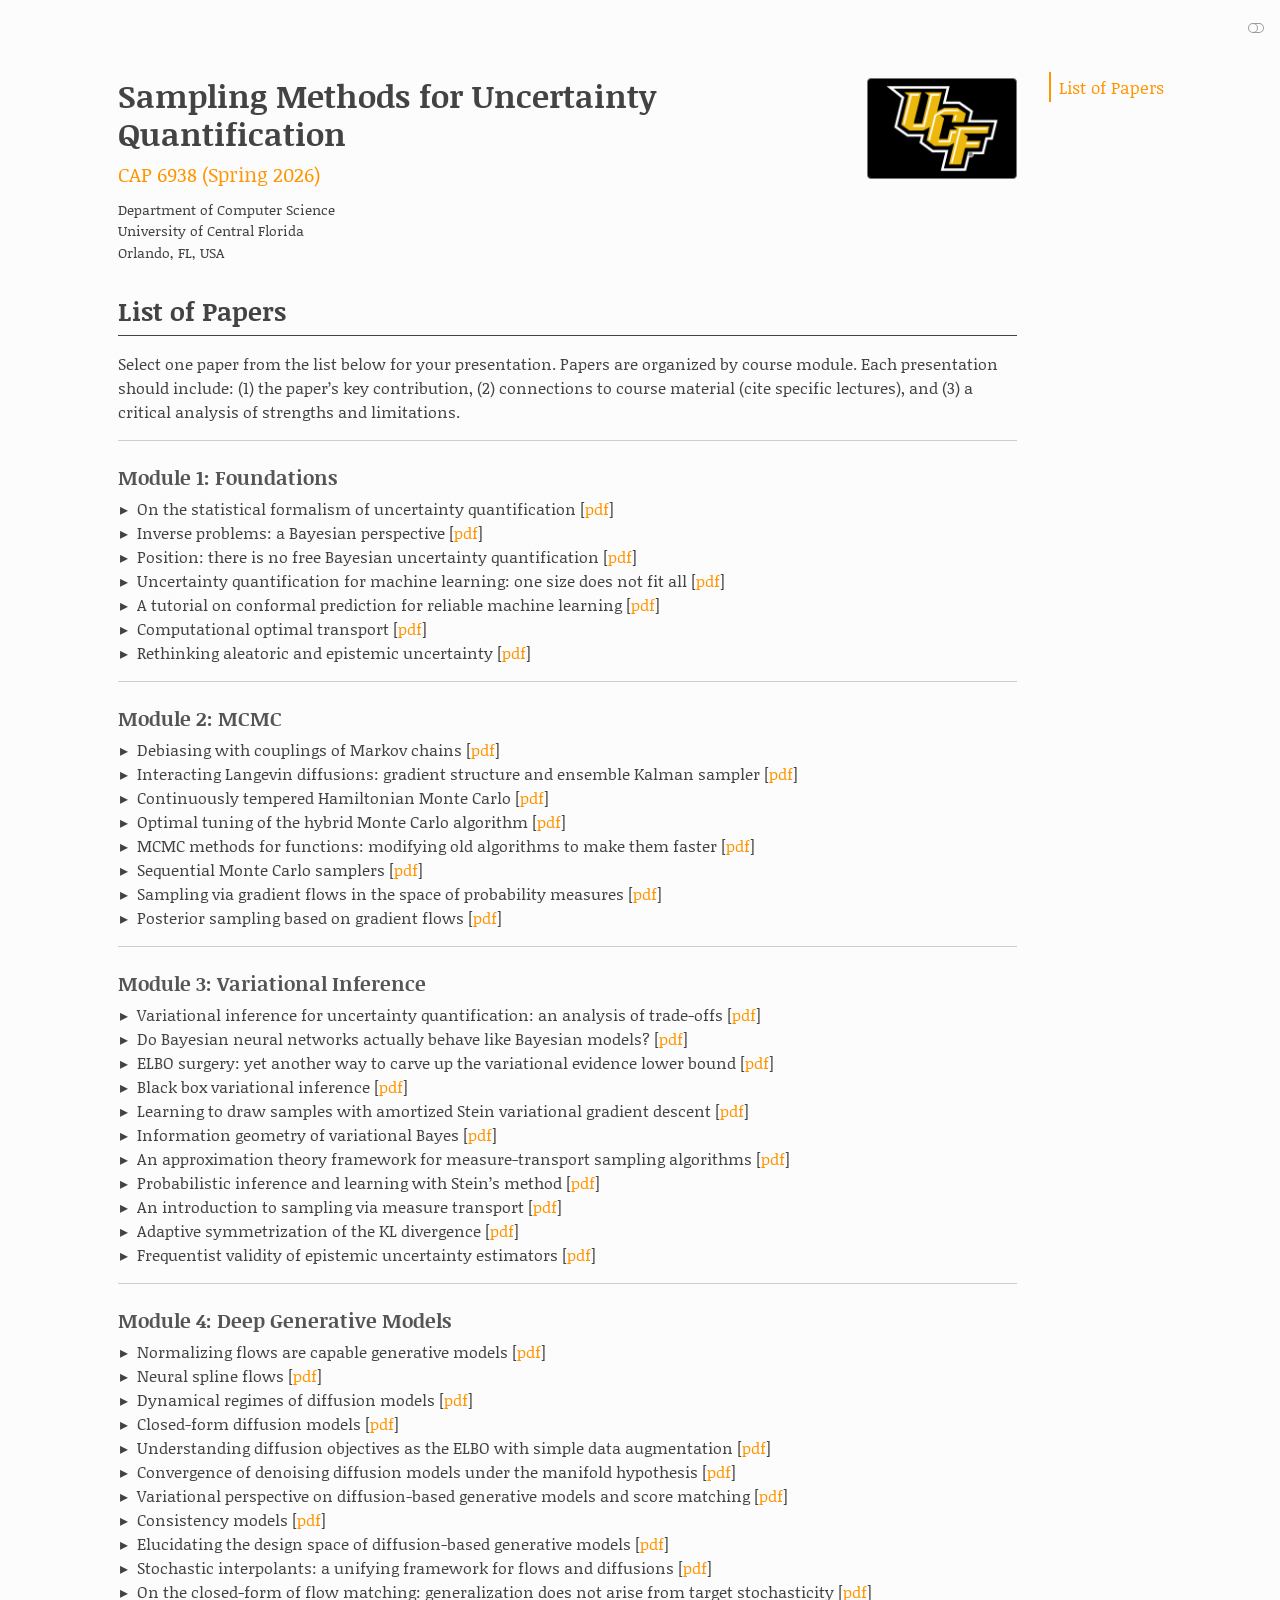
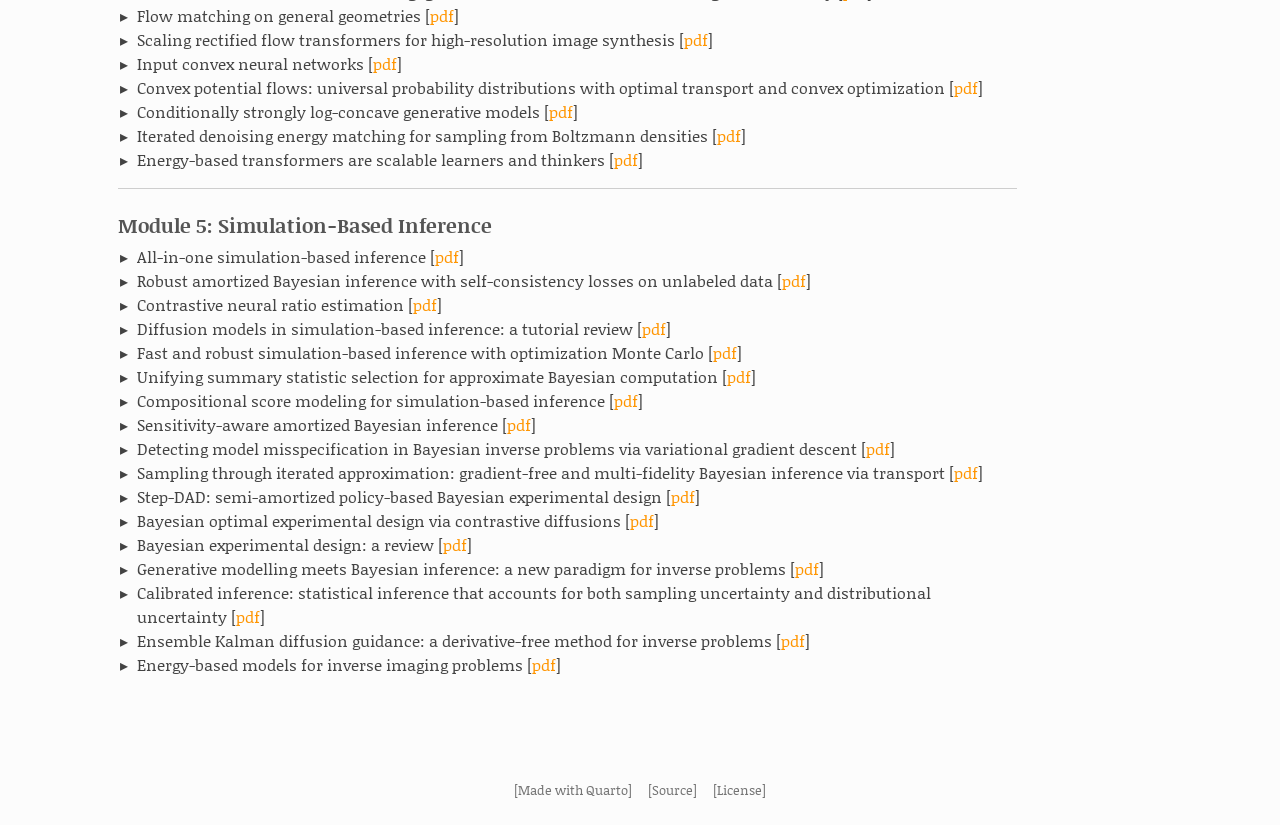
<file: schedule/paper-presentations.html>
<!DOCTYPE html>
<html xmlns="http://www.w3.org/1999/xhtml" lang="en" xml:lang="en"><head>

<meta charset="utf-8">
<meta name="generator" content="quarto-1.10.18">

<meta name="viewport" content="width=device-width, initial-scale=1.0, user-scalable=yes">

<meta name="description" content="Department of Computer Science  University of Central Florida  Orlando, FL, USA ">

<title>Sampling Methods for Uncertainty Quantification – CAP 6938 (Spring 2026)</title>
<style>
/* Default styles provided by pandoc.
** See https://pandoc.org/MANUAL.html#variables-for-html for config info.
*/
span.smallcaps{font-variant: small-caps;}
div.columns{display: flex; gap: 1.5em;}
div.column{flex: auto;}
@media screen {
div.columns{gap: min(4vw, 1.5em);}
div.column{overflow-x: auto;}
}
div.hanging-indent{margin-left: 1.5em; text-indent: -1.5em;}
ul.task-list{list-style: none;}
ul.task-list li input[type="checkbox"] {
  width: 0.8em;
  margin: 0 0.8em 0.2em -1em; /* quarto-specific, see https://github.com/quarto-dev/quarto-cli/issues/4556 */ 
  vertical-align: middle;
}
</style>


<script src="../site_libs/quarto-nav/quarto-nav.js"></script>
<script src="../site_libs/quarto-nav/headroom.min.js"></script>
<link href="../files/UCF-LOGO-Stacked-BoldGold-square.png" rel="icon" type="image/png">
<script src="../site_libs/clipboard/clipboard.min.js"></script>
<script src="../site_libs/quarto-html/quarto.js" type="module"></script>
<script src="../site_libs/quarto-html/tabsets/tabsets.js" type="module"></script>
<script src="../site_libs/quarto-html/popper.min.js"></script>
<script src="../site_libs/quarto-html/tippy.umd.min.js"></script>
<link href="../site_libs/quarto-html/tippy.css" rel="stylesheet">
<link href="../site_libs/quarto-html/quarto-syntax-highlighting-64a204ab8560d761af7679ceaba22944.css" rel="stylesheet" class="quarto-color-scheme" id="quarto-text-highlighting-styles">
<link href="../site_libs/quarto-html/quarto-syntax-highlighting-dark-b85bc7c33db8c58e0ec93c3465666fed.css" rel="stylesheet" class="quarto-color-scheme quarto-color-alternate" id="quarto-text-highlighting-styles">
<link href="../site_libs/quarto-html/quarto-syntax-highlighting-64a204ab8560d761af7679ceaba22944.css" rel="stylesheet" class="quarto-color-scheme-extra" id="quarto-text-highlighting-styles">
<script src="../site_libs/bootstrap/bootstrap.min.js"></script>
<link href="../site_libs/bootstrap/bootstrap-icons.css" rel="stylesheet">
<link href="../site_libs/bootstrap/bootstrap-00d80d238e9dc0d0860ac1f16cd150fa.min.css" rel="stylesheet" append-hash="true" class="quarto-color-scheme" id="quarto-bootstrap" data-mode="light">
<link href="../site_libs/bootstrap/bootstrap-dark-f00b12a5ef53ffea99f9d6e3f7edb2cf.min.css" rel="stylesheet" append-hash="true" class="quarto-color-scheme quarto-color-alternate" id="quarto-bootstrap" data-mode="dark">
<link href="../site_libs/bootstrap/bootstrap-00d80d238e9dc0d0860ac1f16cd150fa.min.css" rel="stylesheet" append-hash="true" class="quarto-color-scheme-extra" id="quarto-bootstrap" data-mode="light">
<script id="quarto-search-options" type="application/json">{
  "language": {
    "search-no-results-text": "No results",
    "search-matching-documents-text": "matching documents",
    "search-copy-link-title": "Copy link to search",
    "search-hide-matches-text": "Hide additional matches",
    "search-more-match-text": "more match in this document",
    "search-more-matches-text": "more matches in this document",
    "search-clear-button-title": "Clear",
    "search-text-placeholder": "",
    "search-detached-cancel-button-title": "Cancel",
    "search-submit-button-title": "Submit",
    "search-label": "Search"
  }
}</script>
<script async="" src="https://www.googletagmanager.com/gtag/js?id=G-VCVVD4KWRF"></script>

<script type="text/javascript">

window.dataLayer = window.dataLayer || [];
function gtag(){dataLayer.push(arguments);}
gtag('js', new Date());
gtag('config', 'G-VCVVD4KWRF', { 'anonymize_ip': true});
</script>


<link rel="stylesheet" href="../styles.css">
</head>

<body class="quarto-light"><script id="quarto-html-before-body" type="application/javascript">
    const toggleBodyColorMode = (bsSheetEl) => {
      const mode = bsSheetEl.getAttribute("data-mode");
      const bodyEl = window.document.querySelector("body");
      if (mode === "dark") {
        bodyEl.classList.add("quarto-dark");
        bodyEl.classList.remove("quarto-light");
      } else {
        bodyEl.classList.add("quarto-light");
        bodyEl.classList.remove("quarto-dark");
      }
    }
    const toggleBodyColorPrimary = () => {
      const bsSheetEl = window.document.querySelector("link#quarto-bootstrap:not([rel=disabled-stylesheet])");
      if (bsSheetEl) {
        toggleBodyColorMode(bsSheetEl);
      }
    }
    const setColorSchemeToggle = (alternate) => {
      const toggles = window.document.querySelectorAll('.quarto-color-scheme-toggle');
      for (let i=0; i < toggles.length; i++) {
        const toggle = toggles[i];
        if (toggle) {
          if (alternate) {
            toggle.classList.add("alternate");
          } else {
            toggle.classList.remove("alternate");
          }
        }
      }
    };
    const toggleColorMode = (alternate) => {
      // Switch the stylesheets
      const primaryStylesheets = window.document.querySelectorAll('link.quarto-color-scheme:not(.quarto-color-alternate)');
      const alternateStylesheets = window.document.querySelectorAll('link.quarto-color-scheme.quarto-color-alternate');
      manageTransitions('#quarto-margin-sidebar .nav-link', false);
      if (alternate) {
        // note: dark is layered on light, we don't disable primary!
        enableStylesheet(alternateStylesheets);
        for (const sheetNode of alternateStylesheets) {
          if (sheetNode.id === "quarto-bootstrap") {
            toggleBodyColorMode(sheetNode);
          }
        }
      } else {
        disableStylesheet(alternateStylesheets);
        enableStylesheet(primaryStylesheets)
        toggleBodyColorPrimary();
      }
      manageTransitions('#quarto-margin-sidebar .nav-link', true);
      // Switch the toggles
      setColorSchemeToggle(alternate)
      // Hack to workaround the fact that safari doesn't
      // properly recolor the scrollbar when toggling (#1455)
      if (navigator.userAgent.indexOf('Safari') > 0 && navigator.userAgent.indexOf('Chrome') == -1) {
        manageTransitions("body", false);
        window.scrollTo(0, 1);
        setTimeout(() => {
          window.scrollTo(0, 0);
          manageTransitions("body", true);
        }, 40);
      }
    }
    const disableStylesheet = (stylesheets) => {
      for (let i=0; i < stylesheets.length; i++) {
        const stylesheet = stylesheets[i];
        stylesheet.rel = 'disabled-stylesheet';
      }
    }
    const enableStylesheet = (stylesheets) => {
      for (let i=0; i < stylesheets.length; i++) {
        const stylesheet = stylesheets[i];
        if(stylesheet.rel !== 'stylesheet') { // for Chrome, which will still FOUC without this check
          stylesheet.rel = 'stylesheet';
        }
      }
    }
    const manageTransitions = (selector, allowTransitions) => {
      const els = window.document.querySelectorAll(selector);
      for (let i=0; i < els.length; i++) {
        const el = els[i];
        if (allowTransitions) {
          el.classList.remove('notransition');
        } else {
          el.classList.add('notransition');
        }
      }
    }
    const isFileUrl = () => {
      return window.location.protocol === 'file:';
    }
    const hasAlternateSentinel = () => {
      let styleSentinel = getColorSchemeSentinel();
      if (styleSentinel !== null) {
        return styleSentinel === "alternate";
      } else {
        return false;
      }
    }
    const setStyleSentinel = (alternate) => {
      const value = alternate ? "alternate" : "default";
      if (!isFileUrl()) {
        window.localStorage.setItem("quarto-color-scheme", value);
      } else {
        localAlternateSentinel = value;
      }
    }
    const getColorSchemeSentinel = () => {
      if (!isFileUrl()) {
        const storageValue = window.localStorage.getItem("quarto-color-scheme");
        return storageValue != null ? storageValue : localAlternateSentinel;
      } else {
        return localAlternateSentinel;
      }
    }
    const toggleGiscusIfUsed = (isAlternate, darkModeDefault) => {
      const baseTheme = document.querySelector('#giscus-base-theme')?.value ?? 'light';
      const alternateTheme = document.querySelector('#giscus-alt-theme')?.value ?? 'dark';
      let newTheme = '';
      if(authorPrefersDark) {
        newTheme = isAlternate ? baseTheme : alternateTheme;
      } else {
        newTheme = isAlternate ? alternateTheme : baseTheme;
      }
      const changeGiscusTheme = () => {
        // From: https://github.com/giscus/giscus/issues/336
        const sendMessage = (message) => {
          const iframe = document.querySelector('iframe.giscus-frame');
          if (!iframe) return;
          iframe.contentWindow.postMessage({ giscus: message }, 'https://giscus.app');
        }
        sendMessage({
          setConfig: {
            theme: newTheme
          }
        });
      }
      const isGiscussLoaded = window.document.querySelector('iframe.giscus-frame') !== null;
      if (isGiscussLoaded) {
        changeGiscusTheme();
      }
    };
    const authorPrefersDark = false;
    const darkModeDefault = authorPrefersDark;
      document.querySelector('link#quarto-text-highlighting-styles.quarto-color-scheme-extra').rel = 'disabled-stylesheet';
      document.querySelector('link#quarto-bootstrap.quarto-color-scheme-extra').rel = 'disabled-stylesheet';
    let localAlternateSentinel = darkModeDefault ? 'alternate' : 'default';
    // Dark / light mode switch
    window.quartoToggleColorScheme = () => {
      // Read the current dark / light value
      let toAlternate = !hasAlternateSentinel();
      toggleColorMode(toAlternate);
      setStyleSentinel(toAlternate);
      toggleGiscusIfUsed(toAlternate, darkModeDefault);
      window.dispatchEvent(new Event('resize'));
    };
    // Switch to dark mode if need be
    if (hasAlternateSentinel()) {
      toggleColorMode(true);
    } else {
      toggleColorMode(false);
    }
  </script>

<div id="quarto-search-results"></div>
<!-- content -->
<div id="quarto-content" class="quarto-container page-columns page-rows-contents page-layout-article">
<!-- sidebar -->
<!-- margin-sidebar -->
    <div id="quarto-margin-sidebar" class="sidebar margin-sidebar">
        <nav id="TOC" role="doc-toc" class="toc-active">
    <h2 id="toc-title"><br><br><br></h2>
   
  <ul>
  <li><a href="#list-of-papers" id="toc-list-of-papers" class="nav-link active" data-scroll-target="#list-of-papers">List of Papers</a></li>
  </ul>
</nav>
    </div>
<!-- main -->
<main class="content page-columns page-full" id="quarto-document-content">





<div class="quarto-about-solana column-body">
  <div class="about-entity">
    <div class="entity-contents">
      <header id="title-block-header" class="quarto-title-block default">
<div class="quarto-title">
<h1 class="title">Sampling Methods for Uncertainty Quantification</h1>
<p class="subtitle lead"><a href="../index.html">CAP 6938 (Spring 2026)</a></p>
</div>
<div>
  <div class="description">
    <p>Department of Computer Science<br> University of Central Florida<br> Orlando, FL, USA<br></p>
  </div>
</div>
<div class="quarto-title-meta">
  </div>
</header> 
      <div class="about-contents"><div id="heading">
</div></div>
    </div>
    <img src="../files/UCF-LOGO-Stacked-BoldGold-600x400.png" class="about-image
  rounded " style="width: 150px;">
  </div>
</div>

<section id="list-of-papers" class="level2">
<h2 data-anchor-id="list-of-papers">List of Papers</h2>
<p>Select one paper from the list below for your presentation. Papers are organized by course module. Each presentation should include: (1) the paper’s key contribution, (2) connections to course material (cite specific lectures), and (3) a critical analysis of strengths and limitations.</p>
<hr>
<section id="module-1-foundations" class="level4">
<h4 data-anchor-id="module-1-foundations"><strong>Module 1: Foundations</strong></h4>
<ul>
<li>On the statistical formalism of uncertainty quantification [<a href="https://www.annualreviews.org/content/journals/10.1146/annurev-statistics-030718-105232">pdf</a>]</li>
<li>Inverse problems: a Bayesian perspective [<a href="https://doi.org/10.1017/S0962492910000061">pdf</a>]</li>
<li>Position: there is no free Bayesian uncertainty quantification [<a href="https://arxiv.org/abs/2506.03670">pdf</a>]</li>
<li>Uncertainty quantification for machine learning: one size does not fit all [<a href="https://arxiv.org/abs/2512.15961">pdf</a>]</li>
<li>A tutorial on conformal prediction for reliable machine learning [<a href="https://arxiv.org/abs/2107.07511">pdf</a>]</li>
<li>Computational optimal transport [<a href="https://arxiv.org/abs/1803.00567">pdf</a>]</li>
<li>Rethinking aleatoric and epistemic uncertainty [<a href="https://arxiv.org/abs/2412.20892">pdf</a>]</li>
</ul>
<hr>
</section>
<section id="module-2-mcmc" class="level4">
<h4 data-anchor-id="module-2-mcmc"><strong>Module 2: MCMC</strong></h4>
<ul>
<li>Debiasing with couplings of Markov chains [<a href="https://arxiv.org/abs/1708.03625">pdf</a>]</li>
<li>Interacting Langevin diffusions: gradient structure and ensemble Kalman sampler [<a href="https://arxiv.org/abs/1903.08866">pdf</a>]</li>
<li>Continuously tempered Hamiltonian Monte Carlo [<a href="https://arxiv.org/abs/1704.03338">pdf</a>]</li>
<li>Optimal tuning of the hybrid Monte Carlo algorithm [<a href="https://arxiv.org/abs/1001.4460">pdf</a>]</li>
<li>MCMC methods for functions: modifying old algorithms to make them faster [<a href="https://doi.org/10.1214/13-STS421">pdf</a>]</li>
<li>Sequential Monte Carlo samplers [<a href="https://doi.org/10.1111/j.1467-9868.2006.00553.x">pdf</a>]</li>
<li>Sampling via gradient flows in the space of probability measures [<a href="https://arxiv.org/abs/2310.03597">pdf</a>]</li>
<li>Posterior sampling based on gradient flows [<a href="https://arxiv.org/abs/2405.17075">pdf</a>]</li>
</ul>
<hr>
</section>
<section id="module-3-variational-inference" class="level4">
<h4 data-anchor-id="module-3-variational-inference"><strong>Module 3: Variational Inference</strong></h4>
<ul>
<li>Variational inference for uncertainty quantification: an analysis of trade-offs [<a href="https://jmlr.org/papers/v26/24-0878.htm">pdf</a>]</li>
<li>Do Bayesian neural networks actually behave like Bayesian models? [<a href="https://openreview.net/forum?id=x5RQnF7Vw9">pdf</a>]</li>
<li>ELBO surgery: yet another way to carve up the variational evidence lower bound [<a href="https://arxiv.org/abs/1611.01891">pdf</a>]</li>
<li>Black box variational inference [<a href="https://arxiv.org/abs/1401.0118">pdf</a>]</li>
<li>Learning to draw samples with amortized Stein variational gradient descent [<a href="https://arxiv.org/abs/1707.06626">pdf</a>]</li>
<li>Information geometry of variational Bayes [<a href="https://link.springer.com/article/10.1007/s41884-025-00174-3">pdf</a>]</li>
<li>An approximation theory framework for measure-transport sampling algorithms [<a href="https://arxiv.org/abs/2302.13965">pdf</a>]</li>
<li>Probabilistic inference and learning with Stein’s method [<a href="https://arxiv.org/abs/2603.07467">pdf</a>]</li>
<li>An introduction to sampling via measure transport [<a href="https://arxiv.org/abs/1602.05023">pdf</a>]</li>
<li>Adaptive symmetrization of the KL divergence [<a href="https://arxiv.org/abs/2511.11159">pdf</a>]</li>
<li>Frequentist validity of epistemic uncertainty estimators [<a href="https://arxiv.org/abs/2510.22063">pdf</a>]</li>
</ul>
<hr>
</section>
<section id="module-4-deep-generative-models" class="level4">
<h4 data-anchor-id="module-4-deep-generative-models"><strong>Module 4: Deep Generative Models</strong></h4>
<ul>
<li>Normalizing flows are capable generative models [<a href="https://openreview.net/forum?id=2uheUFcFsM">pdf</a>]</li>
<li>Neural spline flows [<a href="https://arxiv.org/abs/1906.04032">pdf</a>]</li>
<li>Dynamical regimes of diffusion models [<a href="https://www.nature.com/articles/s41467-024-54281-3">pdf</a>]</li>
<li>Closed-form diffusion models [<a href="https://openreview.net/forum?id=JkMifr17wc">pdf</a>]</li>
<li>Understanding diffusion objectives as the ELBO with simple data augmentation [<a href="https://arxiv.org/abs/2303.00848">pdf</a>]</li>
<li>Convergence of denoising diffusion models under the manifold hypothesis [<a href="https://arxiv.org/abs/2208.05314">pdf</a>]</li>
<li>Variational perspective on diffusion-based generative models and score matching [<a href="https://arxiv.org/abs/2210.04195">pdf</a>]</li>
<li>Consistency models [<a href="https://arxiv.org/abs/2303.01469">pdf</a>]</li>
<li>Elucidating the design space of diffusion-based generative models [<a href="https://arxiv.org/abs/2206.00364">pdf</a>]</li>
<li>Stochastic interpolants: a unifying framework for flows and diffusions [<a href="https://arxiv.org/abs/2303.08797">pdf</a>]</li>
<li>On the closed-form of flow matching: generalization does not arise from target stochasticity [<a href="https://openreview.net/forum?id=kVz9uvqUna">pdf</a>]</li>
<li>Flow matching on general geometries [<a href="https://arxiv.org/abs/2302.03660">pdf</a>]</li>
<li>Scaling rectified flow transformers for high-resolution image synthesis [<a href="https://arxiv.org/abs/2403.03206">pdf</a>]</li>
<li>Input convex neural networks [<a href="https://arxiv.org/abs/1609.07152">pdf</a>]</li>
<li>Convex potential flows: universal probability distributions with optimal transport and convex optimization [<a href="https://arxiv.org/abs/2012.05942">pdf</a>]</li>
<li>Conditionally strongly log-concave generative models [<a href="https://arxiv.org/abs/2306.00181">pdf</a>]</li>
<li>Iterated denoising energy matching for sampling from Boltzmann densities [<a href="https://arxiv.org/abs/2402.06121">pdf</a>]</li>
<li>Energy-based transformers are scalable learners and thinkers [<a href="https://arxiv.org/abs/2507.02092">pdf</a>]</li>
</ul>
<hr>
</section>
<section id="module-5-simulation-based-inference" class="level4">
<h4 data-anchor-id="module-5-simulation-based-inference"><strong>Module 5: Simulation-Based Inference</strong></h4>
<ul>
<li>All-in-one simulation-based inference [<a href="https://arxiv.org/abs/2404.09636">pdf</a>]</li>
<li>Robust amortized Bayesian inference with self-consistency losses on unlabeled data [<a href="https://arxiv.org/abs/2501.13483">pdf</a>]</li>
<li>Contrastive neural ratio estimation [<a href="https://arxiv.org/abs/2210.06170">pdf</a>]</li>
<li>Diffusion models in simulation-based inference: a tutorial review [<a href="https://arxiv.org/abs/2512.20685">pdf</a>]</li>
<li>Fast and robust simulation-based inference with optimization Monte Carlo [<a href="https://arxiv.org/abs/2511.13394">pdf</a>]</li>
<li>Unifying summary statistic selection for approximate Bayesian computation [<a href="https://link.springer.com/article/10.1007/s11222-025-10808-2">pdf</a>]</li>
<li>Compositional score modeling for simulation-based inference [<a href="https://arxiv.org/abs/2209.14249">pdf</a>]</li>
<li>Sensitivity-aware amortized Bayesian inference [<a href="https://openreview.net/forum?id=Kxtpa9rvM0">pdf</a>]</li>
<li>Detecting model misspecification in Bayesian inverse problems via variational gradient descent [<a href="https://arxiv.org/abs/2512.01667">pdf</a>]</li>
<li>Sampling through iterated approximation: gradient-free and multi-fidelity Bayesian inference via transport [<a href="https://arxiv.org/abs/2603.12448">pdf</a>]</li>
<li>Step-DAD: semi-amortized policy-based Bayesian experimental design [<a href="https://openreview.net/forum?id=JRg8P2bX8P">pdf</a>]</li>
<li>Bayesian optimal experimental design via contrastive diffusions [<a href="https://arxiv.org/abs/2410.09504">pdf</a>]</li>
<li>Bayesian experimental design: a review [<a href="https://doi.org/10.1214/ss/1177009939">pdf</a>]</li>
<li>Generative modelling meets Bayesian inference: a new paradigm for inverse problems [<a href="https://royalsocietypublishing.org/doi/10.1098/rsta.2024.0334">pdf</a>]</li>
<li>Calibrated inference: statistical inference that accounts for both sampling uncertainty and distributional uncertainty [<a href="https://jmlr.org/papers/v26/23-0714.html">pdf</a>]</li>
<li>Ensemble Kalman diffusion guidance: a derivative-free method for inverse problems [<a href="https://openreview.net/forum?id=XPEEsKneKs">pdf</a>]</li>
<li>Energy-based models for inverse imaging problems [<a href="https://arxiv.org/abs/2507.12432">pdf</a>]</li>
</ul>



</section>
</section>

</main> <!-- /main -->
<script id="quarto-html-after-body" type="application/javascript">
  window.document.addEventListener("DOMContentLoaded", function (event) {
    // Ensure there is a toggle, if there isn't float one in the top right
    if (window.document.querySelector('.quarto-color-scheme-toggle') === null) {
      const a = window.document.createElement('a');
      a.classList.add('top-right');
      a.classList.add('quarto-color-scheme-toggle');
      a.href = "";
      a.onclick = function() { try { window.quartoToggleColorScheme(); } catch {} return false; };
      const i = window.document.createElement("i");
      i.classList.add('bi');
      a.appendChild(i);
      window.document.body.appendChild(a);
    }
    setColorSchemeToggle(hasAlternateSentinel())
    const isCodeAnnotation = (el) => {
      for (const clz of el.classList) {
        if (clz.startsWith('code-annotation-')) {                     
          return true;
        }
      }
      return false;
    }
    const onCopySuccess = function(e) {
      // button target
      const button = e.trigger;
      // don't keep focus
      button.blur();
      // flash "checked"
      button.classList.add('code-copy-button-checked');
      var currentTitle = button.getAttribute("title");
      button.setAttribute("title", "Copied!");
      let tooltip;
      if (window.bootstrap) {
        button.setAttribute("data-bs-toggle", "tooltip");
        button.setAttribute("data-bs-placement", "left");
        button.setAttribute("data-bs-title", "Copied!");
        tooltip = new bootstrap.Tooltip(button, 
          { trigger: "manual", 
            customClass: "code-copy-button-tooltip",
            offset: [0, -8]});
        tooltip.show();    
      }
      setTimeout(function() {
        if (tooltip) {
          tooltip.hide();
          button.removeAttribute("data-bs-title");
          button.removeAttribute("data-bs-toggle");
          button.removeAttribute("data-bs-placement");
        }
        button.setAttribute("title", currentTitle);
        button.classList.remove('code-copy-button-checked');
      }, 1000);
      // clear code selection
      e.clearSelection();
    }
    const getTextToCopy = function(trigger) {
      const outerScaffold = trigger.parentElement.cloneNode(true);
      const codeEl = outerScaffold.querySelector('code');
      for (const childEl of codeEl.children) {
        if (isCodeAnnotation(childEl)) {
          childEl.remove();
        }
      }
      return codeEl.innerText;
    }
    const clipboard = new window.ClipboardJS('.code-copy-button:not([data-in-quarto-modal])', {
      text: getTextToCopy
    });
    clipboard.on('success', onCopySuccess);
    if (window.document.getElementById('quarto-embedded-source-code-modal')) {
      const clipboardModal = new window.ClipboardJS('.code-copy-button[data-in-quarto-modal]', {
        text: getTextToCopy,
        container: window.document.getElementById('quarto-embedded-source-code-modal')
      });
      clipboardModal.on('success', onCopySuccess);
    }
      var localhostRegex = new RegExp(/^(?:http|https):\/\/localhost\:?[0-9]*\//);
      var mailtoRegex = new RegExp(/^mailto:/);
        var filterRegex = new RegExp("https:\/\/luqigroup\.github\.io\/cap-6938-spring-2026\/");
      var isInternal = (href) => {
          return filterRegex.test(href) || localhostRegex.test(href) || mailtoRegex.test(href);
      }
      // Inspect non-navigation links and adorn them if external
     var links = window.document.querySelectorAll('a[href]:not(.nav-link):not(.navbar-brand):not(.toc-action):not(.sidebar-link):not(.sidebar-item-toggle):not(.pagination-link):not(.no-external):not([aria-hidden]):not(.dropdown-item):not(.quarto-navigation-tool):not(.about-link)');
      for (var i=0; i<links.length; i++) {
        const link = links[i];
        if (!isInternal(link.href)) {
          // undo the damage that might have been done by quarto-nav.js in the case of
          // links that we want to consider external
          if (link.dataset.originalHref !== undefined) {
            link.href = link.dataset.originalHref;
          }
        }
      }
    function tippyHover(el, contentFn, onTriggerFn, onUntriggerFn) {
      const config = {
        allowHTML: true,
        maxWidth: 500,
        delay: 100,
        arrow: false,
        appendTo: function(el) {
            return el.parentElement;
        },
        interactive: true,
        interactiveBorder: 10,
        theme: 'quarto',
        placement: 'bottom-start',
      };
      if (contentFn) {
        config.content = contentFn;
      }
      if (onTriggerFn) {
        config.onTrigger = onTriggerFn;
      }
      if (onUntriggerFn) {
        config.onUntrigger = onUntriggerFn;
      }
      window.tippy(el, config); 
    }
    const noterefs = window.document.querySelectorAll('a[role="doc-noteref"]');
    for (var i=0; i<noterefs.length; i++) {
      const ref = noterefs[i];
      tippyHover(ref, function() {
        // use id or data attribute instead here
        let href = ref.getAttribute('data-footnote-href') || ref.getAttribute('href');
        try { href = new URL(href).hash; } catch {}
        const id = href.replace(/^#\/?/, "");
        const note = window.document.getElementById(id);
        if (note) {
          return note.innerHTML;
        } else {
          return "";
        }
      });
    }
    const xrefs = window.document.querySelectorAll('a.quarto-xref');
    const processXRef = (id, note) => {
      // Strip column container classes
      const stripColumnClz = (el) => {
        el.classList.remove("page-full", "page-columns");
        if (el.children) {
          for (const child of el.children) {
            stripColumnClz(child);
          }
        }
      }
      stripColumnClz(note)
      if (id === null || id.startsWith('sec-')) {
        // Special case sections, only their first couple elements
        const container = document.createElement("div");
        if (note.children && note.children.length > 2) {
          container.appendChild(note.children[0].cloneNode(true));
          for (let i = 1; i < note.children.length; i++) {
            const child = note.children[i];
            if (child.tagName === "P" && child.innerText === "") {
              continue;
            } else {
              container.appendChild(child.cloneNode(true));
              break;
            }
          }
          if (window.Quarto?.typesetMath) {
            window.Quarto.typesetMath(container);
          }
          return container.innerHTML
        } else {
          if (window.Quarto?.typesetMath) {
            window.Quarto.typesetMath(note);
          }
          return note.innerHTML;
        }
      } else {
        // Remove any anchor links if they are present
        const anchorLink = note.querySelector('a.anchorjs-link');
        if (anchorLink) {
          anchorLink.remove();
        }
        if (window.Quarto?.typesetMath) {
          window.Quarto.typesetMath(note);
        }
        if (note.classList.contains("callout")) {
          return note.outerHTML;
        } else {
          return note.innerHTML;
        }
      }
    }
    for (var i=0; i<xrefs.length; i++) {
      const xref = xrefs[i];
      tippyHover(xref, undefined, function(instance) {
        instance.disable();
        let url = xref.getAttribute('href');
        let hash = undefined; 
        if (url.startsWith('#')) {
          hash = url;
        } else {
          try { hash = new URL(url).hash; } catch {}
        }
        if (hash) {
          const id = hash.replace(/^#\/?/, "");
          const note = window.document.getElementById(id);
          if (note !== null) {
            try {
              const html = processXRef(id, note.cloneNode(true));
              instance.setContent(html);
            } finally {
              instance.enable();
              instance.show();
            }
          } else {
            // See if we can fetch this
            fetch(url.split('#')[0])
            .then(res => res.text())
            .then(html => {
              const parser = new DOMParser();
              const htmlDoc = parser.parseFromString(html, "text/html");
              const note = htmlDoc.getElementById(id);
              if (note !== null) {
                const html = processXRef(id, note);
                instance.setContent(html);
              } 
            }).finally(() => {
              instance.enable();
              instance.show();
            });
          }
        } else {
          // See if we can fetch a full url (with no hash to target)
          // This is a special case and we should probably do some content thinning / targeting
          fetch(url)
          .then(res => res.text())
          .then(html => {
            const parser = new DOMParser();
            const htmlDoc = parser.parseFromString(html, "text/html");
            const note = htmlDoc.querySelector('main.content');
            if (note !== null) {
              // This should only happen for chapter cross references
              // (since there is no id in the URL)
              // remove the first header
              if (note.children.length > 0 && note.children[0].tagName === "HEADER") {
                note.children[0].remove();
              }
              const html = processXRef(null, note);
              instance.setContent(html);
            } 
          }).finally(() => {
            instance.enable();
            instance.show();
          });
        }
      }, function(instance) {
      });
    }
        let selectedAnnoteEl;
        const selectorForAnnotation = ( cell, annotation) => {
          let cellAttr = 'data-code-cell="' + cell + '"';
          let lineAttr = 'data-code-annotation="' +  annotation + '"';
          const selector = 'span[' + cellAttr + '][' + lineAttr + ']';
          return selector;
        }
        const selectCodeLines = (annoteEl) => {
          const doc = window.document;
          const targetCell = annoteEl.getAttribute("data-target-cell");
          const targetAnnotation = annoteEl.getAttribute("data-target-annotation");
          const annoteSpan = window.document.querySelector(selectorForAnnotation(targetCell, targetAnnotation));
          const lines = annoteSpan.getAttribute("data-code-lines").split(",");
          const lineIds = lines.map((line) => {
            return targetCell + "-" + line;
          })
          let top = null;
          let height = null;
          let parent = null;
          if (lineIds.length > 0) {
              //compute the position of the single el (top and bottom and make a div)
              const el = window.document.getElementById(lineIds[0]);
              top = el.offsetTop;
              height = el.offsetHeight;
              parent = el.parentElement.parentElement;
            if (lineIds.length > 1) {
              const lastEl = window.document.getElementById(lineIds[lineIds.length - 1]);
              const bottom = lastEl.offsetTop + lastEl.offsetHeight;
              height = bottom - top;
            }
            if (top !== null && height !== null && parent !== null) {
              // cook up a div (if necessary) and position it 
              let div = window.document.getElementById("code-annotation-line-highlight");
              if (div === null) {
                div = window.document.createElement("div");
                div.setAttribute("id", "code-annotation-line-highlight");
                div.style.position = 'absolute';
                parent.appendChild(div);
              }
              div.style.top = top - 2 + "px";
              div.style.height = height + 4 + "px";
              div.style.left = 0;
              let gutterDiv = window.document.getElementById("code-annotation-line-highlight-gutter");
              if (gutterDiv === null) {
                gutterDiv = window.document.createElement("div");
                gutterDiv.setAttribute("id", "code-annotation-line-highlight-gutter");
                gutterDiv.style.position = 'absolute';
                const codeCell = window.document.getElementById(targetCell);
                const gutter = codeCell.querySelector('.code-annotation-gutter');
                gutter.appendChild(gutterDiv);
              }
              gutterDiv.style.top = top - 2 + "px";
              gutterDiv.style.height = height + 4 + "px";
            }
            selectedAnnoteEl = annoteEl;
          }
        };
        const unselectCodeLines = () => {
          const elementsIds = ["code-annotation-line-highlight", "code-annotation-line-highlight-gutter"];
          elementsIds.forEach((elId) => {
            const div = window.document.getElementById(elId);
            if (div) {
              div.remove();
            }
          });
          selectedAnnoteEl = undefined;
        };
          // Handle positioning of the toggle
      window.addEventListener(
        "resize",
        throttle(() => {
          elRect = undefined;
          if (selectedAnnoteEl) {
            selectCodeLines(selectedAnnoteEl);
          }
        }, 10)
      );
      function throttle(fn, ms) {
      let throttle = false;
      let timer;
        return (...args) => {
          if(!throttle) { // first call gets through
              fn.apply(this, args);
              throttle = true;
          } else { // all the others get throttled
              if(timer) clearTimeout(timer); // cancel #2
              timer = setTimeout(() => {
                fn.apply(this, args);
                timer = throttle = false;
              }, ms);
          }
        };
      }
        // Attach click handler to the DT
        const annoteDls = window.document.querySelectorAll('dt[data-target-cell]');
        for (const annoteDlNode of annoteDls) {
          annoteDlNode.addEventListener('click', (event) => {
            const clickedEl = event.target;
            if (clickedEl !== selectedAnnoteEl) {
              unselectCodeLines();
              const activeEl = window.document.querySelector('dt[data-target-cell].code-annotation-active');
              if (activeEl) {
                activeEl.classList.remove('code-annotation-active');
              }
              selectCodeLines(clickedEl);
              clickedEl.classList.add('code-annotation-active');
            } else {
              // Unselect the line
              unselectCodeLines();
              clickedEl.classList.remove('code-annotation-active');
            }
          });
        }
    const findCites = (el) => {
      const parentEl = el.parentElement;
      if (parentEl) {
        const cites = parentEl.dataset.cites;
        if (cites) {
          return {
            el,
            cites: cites.split(' ')
          };
        } else {
          return findCites(el.parentElement)
        }
      } else {
        return undefined;
      }
    };
    var bibliorefs = window.document.querySelectorAll('a[role="doc-biblioref"]');
    for (var i=0; i<bibliorefs.length; i++) {
      const ref = bibliorefs[i];
      const citeInfo = findCites(ref);
      if (citeInfo) {
        tippyHover(citeInfo.el, function() {
          var popup = window.document.createElement('div');
          citeInfo.cites.forEach(function(cite) {
            var citeDiv = window.document.createElement('div');
            citeDiv.classList.add('hanging-indent');
            citeDiv.classList.add('csl-entry');
            var biblioDiv = window.document.getElementById('ref-' + cite);
            if (biblioDiv) {
              citeDiv.innerHTML = biblioDiv.innerHTML;
            }
            popup.appendChild(citeDiv);
          });
          return popup.innerHTML;
        });
      }
    }
  });
  </script>
</div> <!-- /content -->
<footer class="footer">
  <div class="nav-footer">
    <div class="nav-footer-left">
      &nbsp;
    </div>   
    <div class="nav-footer-center">
      <ul class="footer-items list-unstyled">
    <li class="nav-item">
    <a class="nav-link" href="https://quarto.org">
<p>[Made with Quarto]</p>
</a>
  </li>  
    <li class="nav-item">
    <a class="nav-link" href="https://github.com/luqigroup/cap-6938-spring-2026">
<p>[Source]</p>
</a>
  </li>  
    <li class="nav-item">
    <a class="nav-link" href="https://raw.githubusercontent.com/luqigroup/cap-6938-spring-2026/refs/heads/main/LICENSE">
<p>[License]</p>
</a>
  </li>  
</ul>
    </div>
    <div class="nav-footer-right">
      &nbsp;
    </div>
  </div>
</footer>




</body></html>
</file>
<file: site_libs/quarto-html/tippy.css>
.tippy-box[data-animation=fade][data-state=hidden]{opacity:0}[data-tippy-root]{max-width:calc(100vw - 10px)}.tippy-box{position:relative;background-color:#333;color:#fff;border-radius:4px;font-size:14px;line-height:1.4;white-space:normal;outline:0;transition-property:transform,visibility,opacity}.tippy-box[data-placement^=top]>.tippy-arrow{bottom:0}.tippy-box[data-placement^=top]>.tippy-arrow:before{bottom:-7px;left:0;border-width:8px 8px 0;border-top-color:initial;transform-origin:center top}.tippy-box[data-placement^=bottom]>.tippy-arrow{top:0}.tippy-box[data-placement^=bottom]>.tippy-arrow:before{top:-7px;left:0;border-width:0 8px 8px;border-bottom-color:initial;transform-origin:center bottom}.tippy-box[data-placement^=left]>.tippy-arrow{right:0}.tippy-box[data-placement^=left]>.tippy-arrow:before{border-width:8px 0 8px 8px;border-left-color:initial;right:-7px;transform-origin:center left}.tippy-box[data-placement^=right]>.tippy-arrow{left:0}.tippy-box[data-placement^=right]>.tippy-arrow:before{left:-7px;border-width:8px 8px 8px 0;border-right-color:initial;transform-origin:center right}.tippy-box[data-inertia][data-state=visible]{transition-timing-function:cubic-bezier(.54,1.5,.38,1.11)}.tippy-arrow{width:16px;height:16px;color:#333}.tippy-arrow:before{content:"";position:absolute;border-color:transparent;border-style:solid}.tippy-content{position:relative;padding:5px 9px;z-index:1}
</file>
<file: site_libs/quarto-html/quarto-syntax-highlighting-64a204ab8560d761af7679ceaba22944.css>
/* quarto syntax highlight colors */
:root {
  --quarto-hl-ot-color: #003B4F;
  --quarto-hl-at-color: #657422;
  --quarto-hl-ss-color: #20794D;
  --quarto-hl-an-color: #5E5E5E;
  --quarto-hl-fu-color: #4758AB;
  --quarto-hl-st-color: #20794D;
  --quarto-hl-cf-color: #003B4F;
  --quarto-hl-op-color: #5E5E5E;
  --quarto-hl-er-color: #AD0000;
  --quarto-hl-bn-color: #AD0000;
  --quarto-hl-al-color: #AD0000;
  --quarto-hl-va-color: #111111;
  --quarto-hl-bu-color: inherit;
  --quarto-hl-ex-color: inherit;
  --quarto-hl-pp-color: #AD0000;
  --quarto-hl-in-color: #5E5E5E;
  --quarto-hl-vs-color: #20794D;
  --quarto-hl-wa-color: #5E5E5E;
  --quarto-hl-do-color: #5E5E5E;
  --quarto-hl-im-color: #00769E;
  --quarto-hl-ch-color: #20794D;
  --quarto-hl-dt-color: #AD0000;
  --quarto-hl-fl-color: #AD0000;
  --quarto-hl-co-color: #5E5E5E;
  --quarto-hl-cv-color: #5E5E5E;
  --quarto-hl-cn-color: #8f5902;
  --quarto-hl-sc-color: #5E5E5E;
  --quarto-hl-dv-color: #AD0000;
  --quarto-hl-kw-color: #003B4F;
}

/* other quarto variables */
:root {
  --quarto-font-monospace: SFMono-Regular, Menlo, Monaco, Consolas, "Liberation Mono", "Courier New", monospace;
}

/* syntax highlight based on Pandoc's rules */
pre > code.sourceCode > span {
  color: #003B4F;
}

code.sourceCode > span {
  color: #003B4F;
}

div.sourceCode,
div.sourceCode pre.sourceCode {
  color: #003B4F;
}

/* Normal */
code span {
  color: #003B4F;
}

/* Alert */
code span.al {
  color: #AD0000;
  font-style: inherit;
}

/* Annotation */
code span.an {
  color: #5E5E5E;
  font-style: inherit;
}

/* Attribute */
code span.at {
  color: #657422;
  font-style: inherit;
}

/* BaseN */
code span.bn {
  color: #AD0000;
  font-style: inherit;
}

/* BuiltIn */
code span.bu {
  font-style: inherit;
}

/* ControlFlow */
code span.cf {
  color: #003B4F;
  font-weight: bold;
  font-style: inherit;
}

/* Char */
code span.ch {
  color: #20794D;
  font-style: inherit;
}

/* Constant */
code span.cn {
  color: #8f5902;
  font-style: inherit;
}

/* Comment */
code span.co {
  color: #5E5E5E;
  font-style: inherit;
}

/* CommentVar */
code span.cv {
  color: #5E5E5E;
  font-style: italic;
}

/* Documentation */
code span.do {
  color: #5E5E5E;
  font-style: italic;
}

/* DataType */
code span.dt {
  color: #AD0000;
  font-style: inherit;
}

/* DecVal */
code span.dv {
  color: #AD0000;
  font-style: inherit;
}

/* Error */
code span.er {
  color: #AD0000;
  font-style: inherit;
}

/* Extension */
code span.ex {
  font-style: inherit;
}

/* Float */
code span.fl {
  color: #AD0000;
  font-style: inherit;
}

/* Function */
code span.fu {
  color: #4758AB;
  font-style: inherit;
}

/* Import */
code span.im {
  color: #00769E;
  font-style: inherit;
}

/* Information */
code span.in {
  color: #5E5E5E;
  font-style: inherit;
}

/* Keyword */
code span.kw {
  color: #003B4F;
  font-weight: bold;
  font-style: inherit;
}

/* Operator */
code span.op {
  color: #5E5E5E;
  font-style: inherit;
}

/* Other */
code span.ot {
  color: #003B4F;
  font-style: inherit;
}

/* Preprocessor */
code span.pp {
  color: #AD0000;
  font-style: inherit;
}

/* SpecialChar */
code span.sc {
  color: #5E5E5E;
  font-style: inherit;
}

/* SpecialString */
code span.ss {
  color: #20794D;
  font-style: inherit;
}

/* String */
code span.st {
  color: #20794D;
  font-style: inherit;
}

/* Variable */
code span.va {
  color: #111111;
  font-style: inherit;
}

/* VerbatimString */
code span.vs {
  color: #20794D;
  font-style: inherit;
}

/* Warning */
code span.wa {
  color: #5E5E5E;
  font-style: italic;
}

.prevent-inlining {
  content: "</";
}

/*# sourceMappingURL=9d8d5bb603a83b8298b89080a598c93b.css.map */
</file>
<file: site_libs/quarto-html/quarto-syntax-highlighting-dark-b85bc7c33db8c58e0ec93c3465666fed.css>
/* quarto syntax highlight colors */
:root {
  --quarto-hl-al-color: #f07178;
  --quarto-hl-an-color: #d4d0ab;
  --quarto-hl-at-color: #00e0e0;
  --quarto-hl-bn-color: #d4d0ab;
  --quarto-hl-bu-color: #abe338;
  --quarto-hl-ch-color: #abe338;
  --quarto-hl-co-color: #f8f8f2;
  --quarto-hl-cv-color: #ffd700;
  --quarto-hl-cn-color: #ffd700;
  --quarto-hl-cf-color: #ffa07a;
  --quarto-hl-dt-color: #ffa07a;
  --quarto-hl-dv-color: #d4d0ab;
  --quarto-hl-do-color: #f8f8f2;
  --quarto-hl-er-color: #f07178;
  --quarto-hl-ex-color: #00e0e0;
  --quarto-hl-fl-color: #d4d0ab;
  --quarto-hl-fu-color: #ffa07a;
  --quarto-hl-im-color: #abe338;
  --quarto-hl-in-color: #d4d0ab;
  --quarto-hl-kw-color: #ffa07a;
  --quarto-hl-op-color: #ffa07a;
  --quarto-hl-ot-color: #00e0e0;
  --quarto-hl-pp-color: #dcc6e0;
  --quarto-hl-re-color: #00e0e0;
  --quarto-hl-sc-color: #abe338;
  --quarto-hl-ss-color: #abe338;
  --quarto-hl-st-color: #abe338;
  --quarto-hl-va-color: #00e0e0;
  --quarto-hl-vs-color: #abe338;
  --quarto-hl-wa-color: #dcc6e0;
}

/* other quarto variables */
:root {
  --quarto-font-monospace: SFMono-Regular, Menlo, Monaco, Consolas, "Liberation Mono", "Courier New", monospace;
}

/* syntax highlight based on Pandoc's rules */
pre > code.sourceCode > span {
  color: #f8f8f2;
}

code.sourceCode > span {
  color: #f8f8f2;
}

div.sourceCode,
div.sourceCode pre.sourceCode {
  color: #f8f8f2;
}

/* Normal */
code span {
  color: #f8f8f2;
}

/* Alert */
code span.al {
  color: #f07178;
}

/* Annotation */
code span.an {
  color: #d4d0ab;
}

/* Attribute */
code span.at {
  color: #00e0e0;
}

/* BaseN */
code span.bn {
  color: #d4d0ab;
}

/* BuiltIn */
code span.bu {
  color: #abe338;
}

/* ControlFlow */
code span.cf {
  font-weight: bold;
  color: #ffa07a;
}

/* Char */
code span.ch {
  color: #abe338;
}

/* Constant */
code span.cn {
  color: #ffd700;
}

/* Comment */
code span.co {
  font-style: italic;
  color: #f8f8f2;
}

/* CommentVar */
code span.cv {
  color: #ffd700;
}

/* Documentation */
code span.do {
  color: #f8f8f2;
}

/* DataType */
code span.dt {
  color: #ffa07a;
}

/* DecVal */
code span.dv {
  color: #d4d0ab;
}

/* Error */
code span.er {
  color: #f07178;
  text-decoration: underline;
}

/* Extension */
code span.ex {
  font-weight: bold;
  color: #00e0e0;
}

/* Float */
code span.fl {
  color: #d4d0ab;
}

/* Function */
code span.fu {
  color: #ffa07a;
}

/* Import */
code span.im {
  color: #abe338;
}

/* Information */
code span.in {
  color: #d4d0ab;
}

/* Keyword */
code span.kw {
  font-weight: bold;
  color: #ffa07a;
}

/* Operator */
code span.op {
  color: #ffa07a;
}

/* Other */
code span.ot {
  color: #00e0e0;
}

/* Preprocessor */
code span.pp {
  color: #dcc6e0;
}

/* RegionMarker */
code span.re {
  background-color: #f8f8f2;
  color: #00e0e0;
}

/* SpecialChar */
code span.sc {
  color: #abe338;
}

/* SpecialString */
code span.ss {
  color: #abe338;
}

/* String */
code span.st {
  color: #abe338;
}

/* Variable */
code span.va {
  color: #00e0e0;
}

/* VerbatimString */
code span.vs {
  color: #abe338;
}

/* Warning */
code span.wa {
  color: #dcc6e0;
}

.prevent-inlining {
  content: "</";
}

/*# sourceMappingURL=4ed8f1090dec6531da29ab00902aa718.css.map */
</file>
<file: styles.css>
@import url("https://fonts.googleapis.com/css2?family=Noticia+Text:ital,wght@0,400;0,700;1,400;1,700&display=swap");

ul {
  margin-left: 0em;   /* default is around 2em */
  padding-left: 1.2em;
}
ul ul {
  margin-left: 0.5em; /* nested lists */
  padding-left: 0.5em;
}

a {
  text-decoration: none;
}
a:hover, a:focus {
  text-decoration: underline; /* optional: keep underline on hover */
}

/* Re-centre the header logo on narrow screens (phones).
   Quarto 1.3 emitted `div.quarto-about-solana .about-entity { align-items: start }`
   before its own `@media (max-width: 991.98px) { ... align-items: center }`, so
   the centring won below 992px. Quarto 1.10 emits it after, so `start` wins at
   every width and pushes the logo against the left edge. styles.css loads last,
   so restating the rule here is enough and needs no !important. */
@media (max-width: 991.98px) {
  div.quarto-about-solana .about-entity {
    align-items: center;
  }
}


/* Type and colours as on alisiahkoohi.github.io (theme colours: custom.scss, custom_dark.scss). */
/* Lists: the small right triangle (\blacktriangleright) in place of round bullets. */
main ul { list-style: none; }
main ul > li { position: relative; }
main ul > li::before { content: "\25B8"; position: absolute; left: -1.1em; }
main ul ul > li::before { content: "\25B9"; }

/* Contents column, as the menu there: larger text, an orange 2px marker on the current section. */
.sidebar nav[role=doc-toc] > ul { font-size: 1.05rem; }
.sidebar nav[role=doc-toc] > ul li a { line-height: 1.5; padding-top: .15rem; padding-bottom: .15rem; }
.sidebar nav[role=doc-toc] > ul > li > a.active { border-left-width: 2px; padding-left: calc(.6rem - 1px); }
</file>
